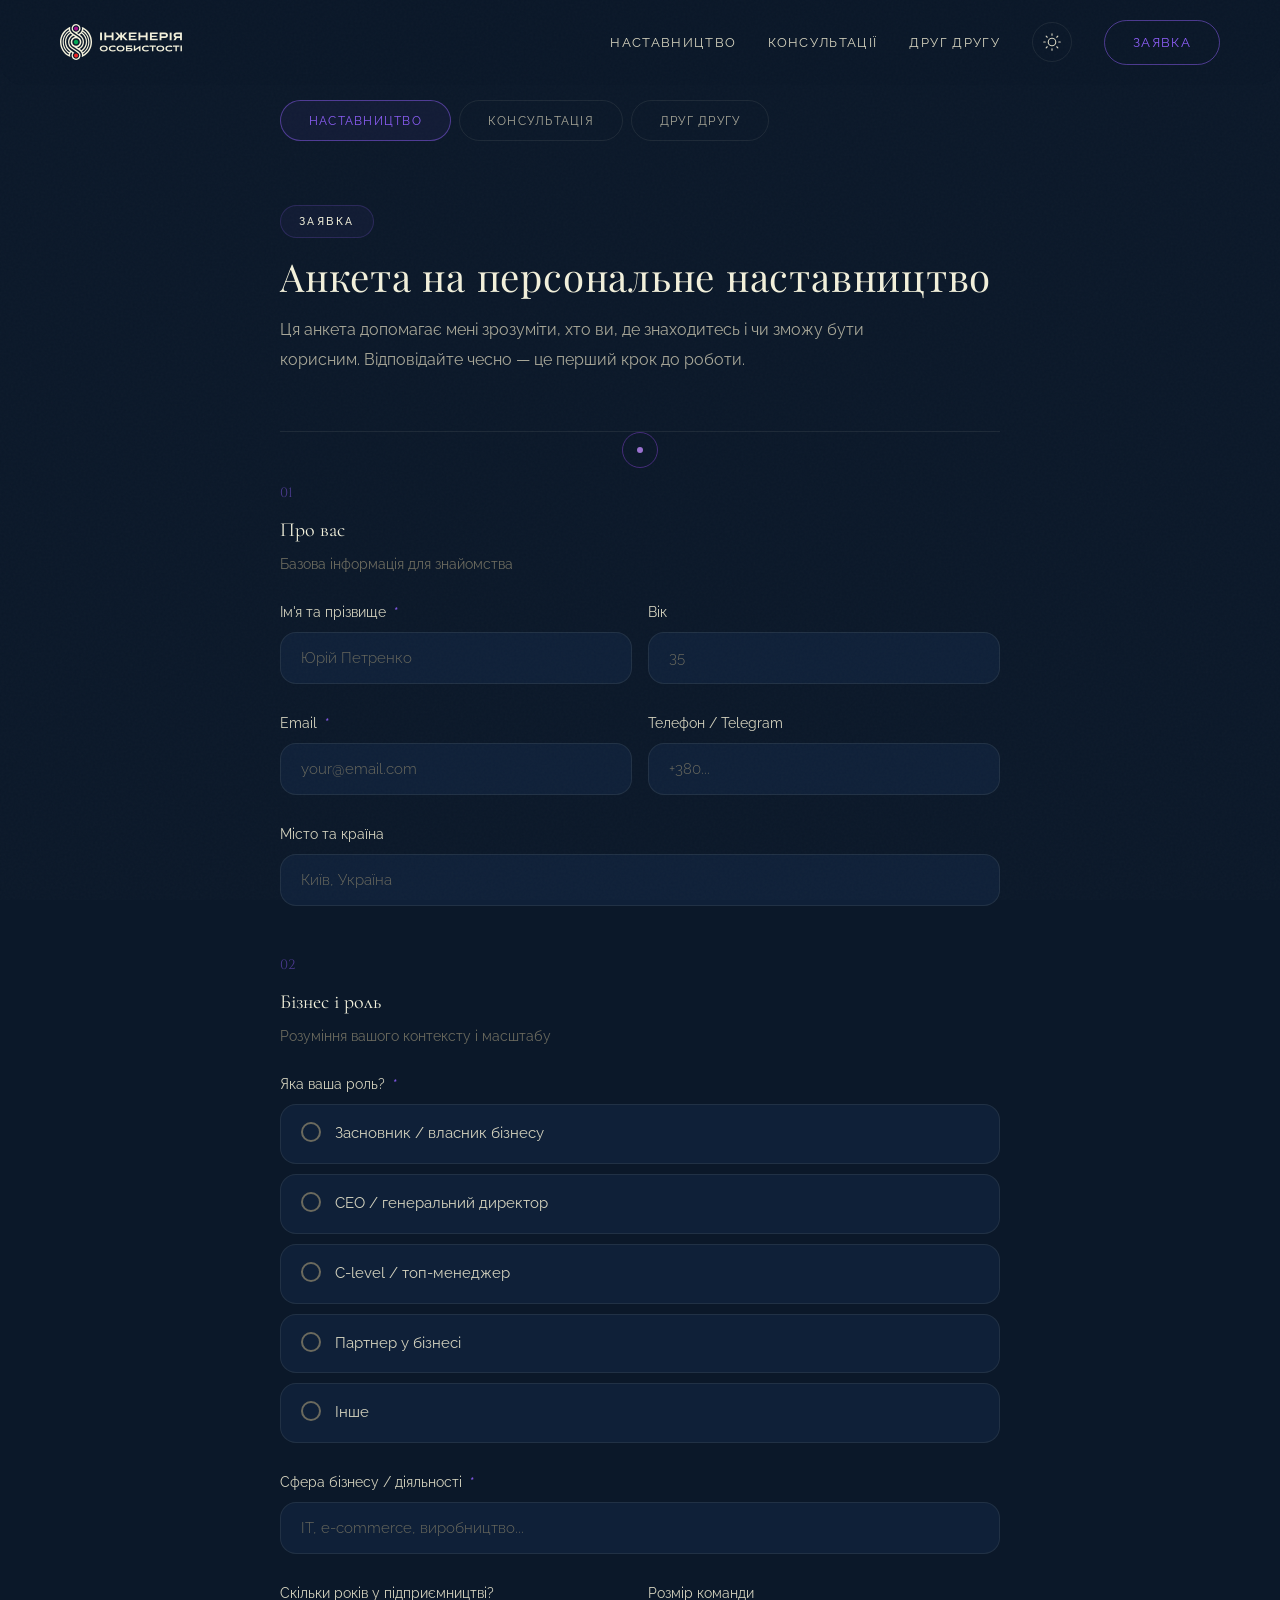
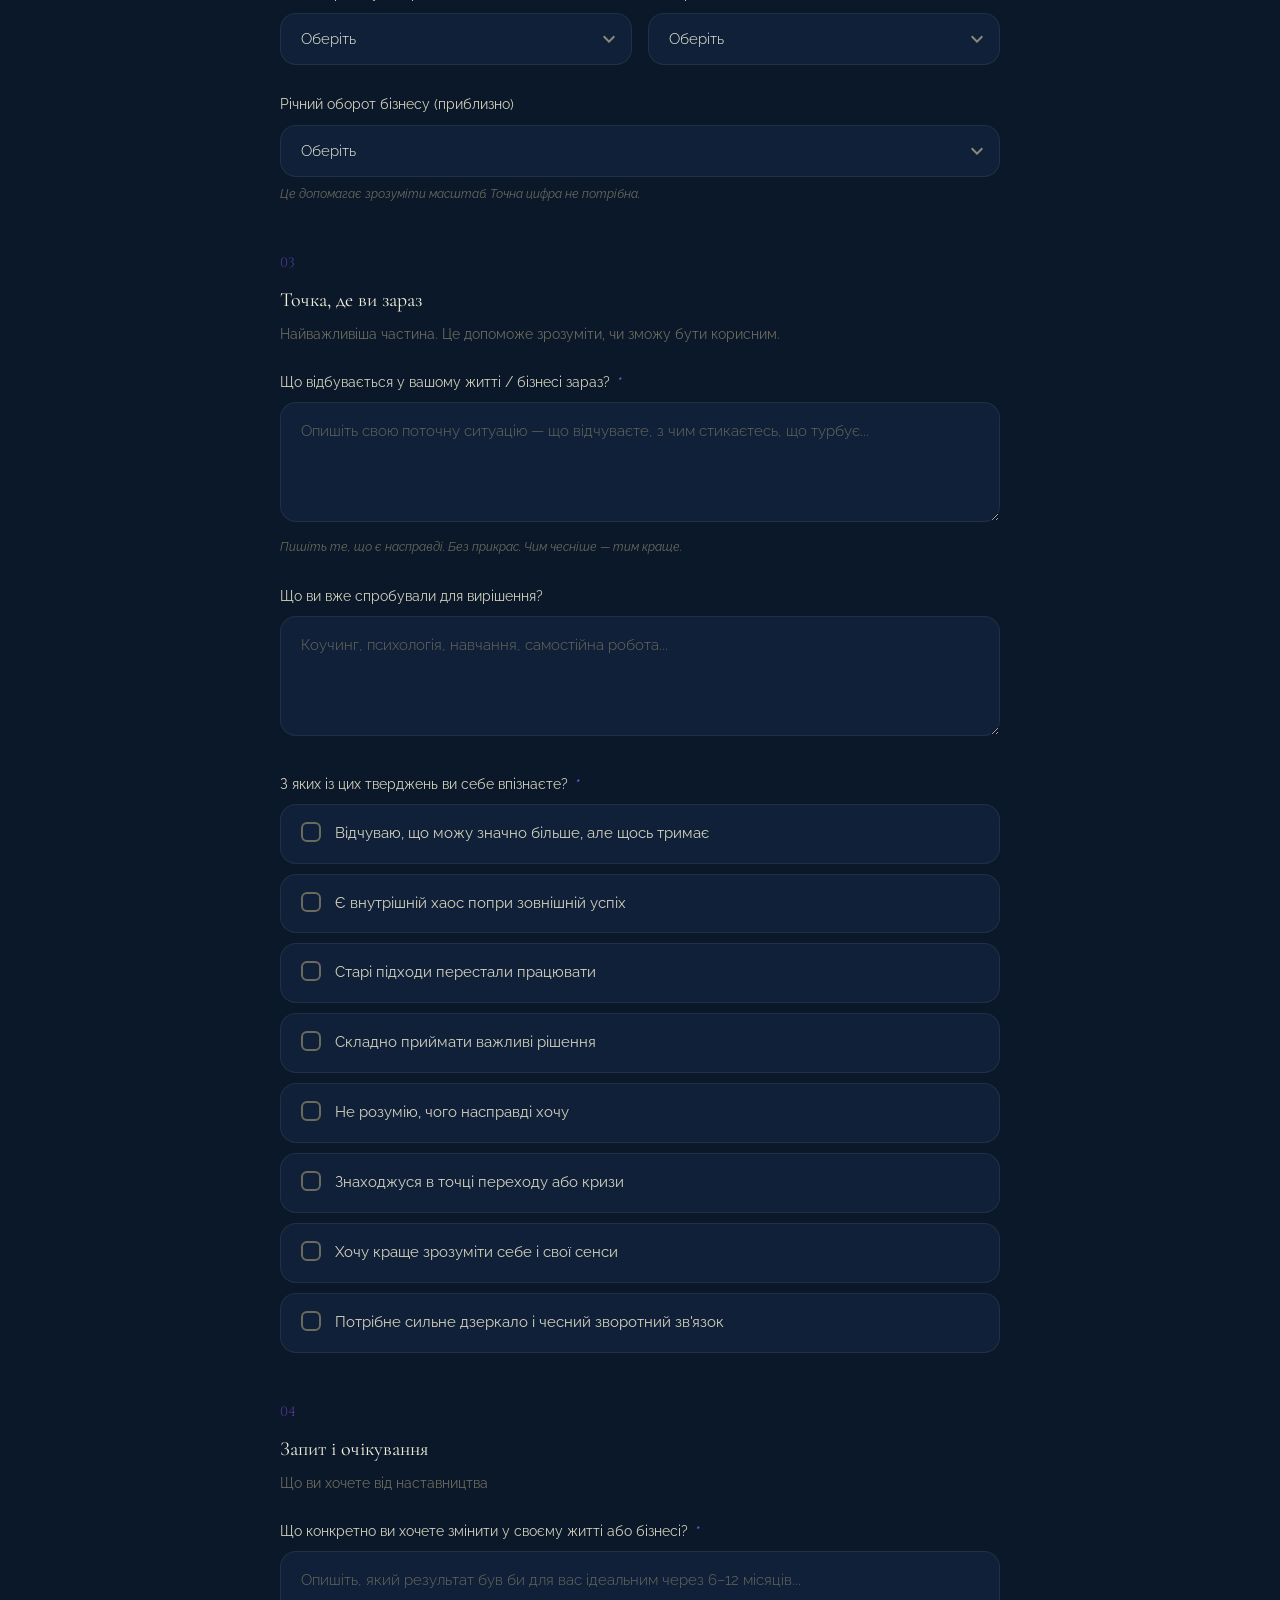
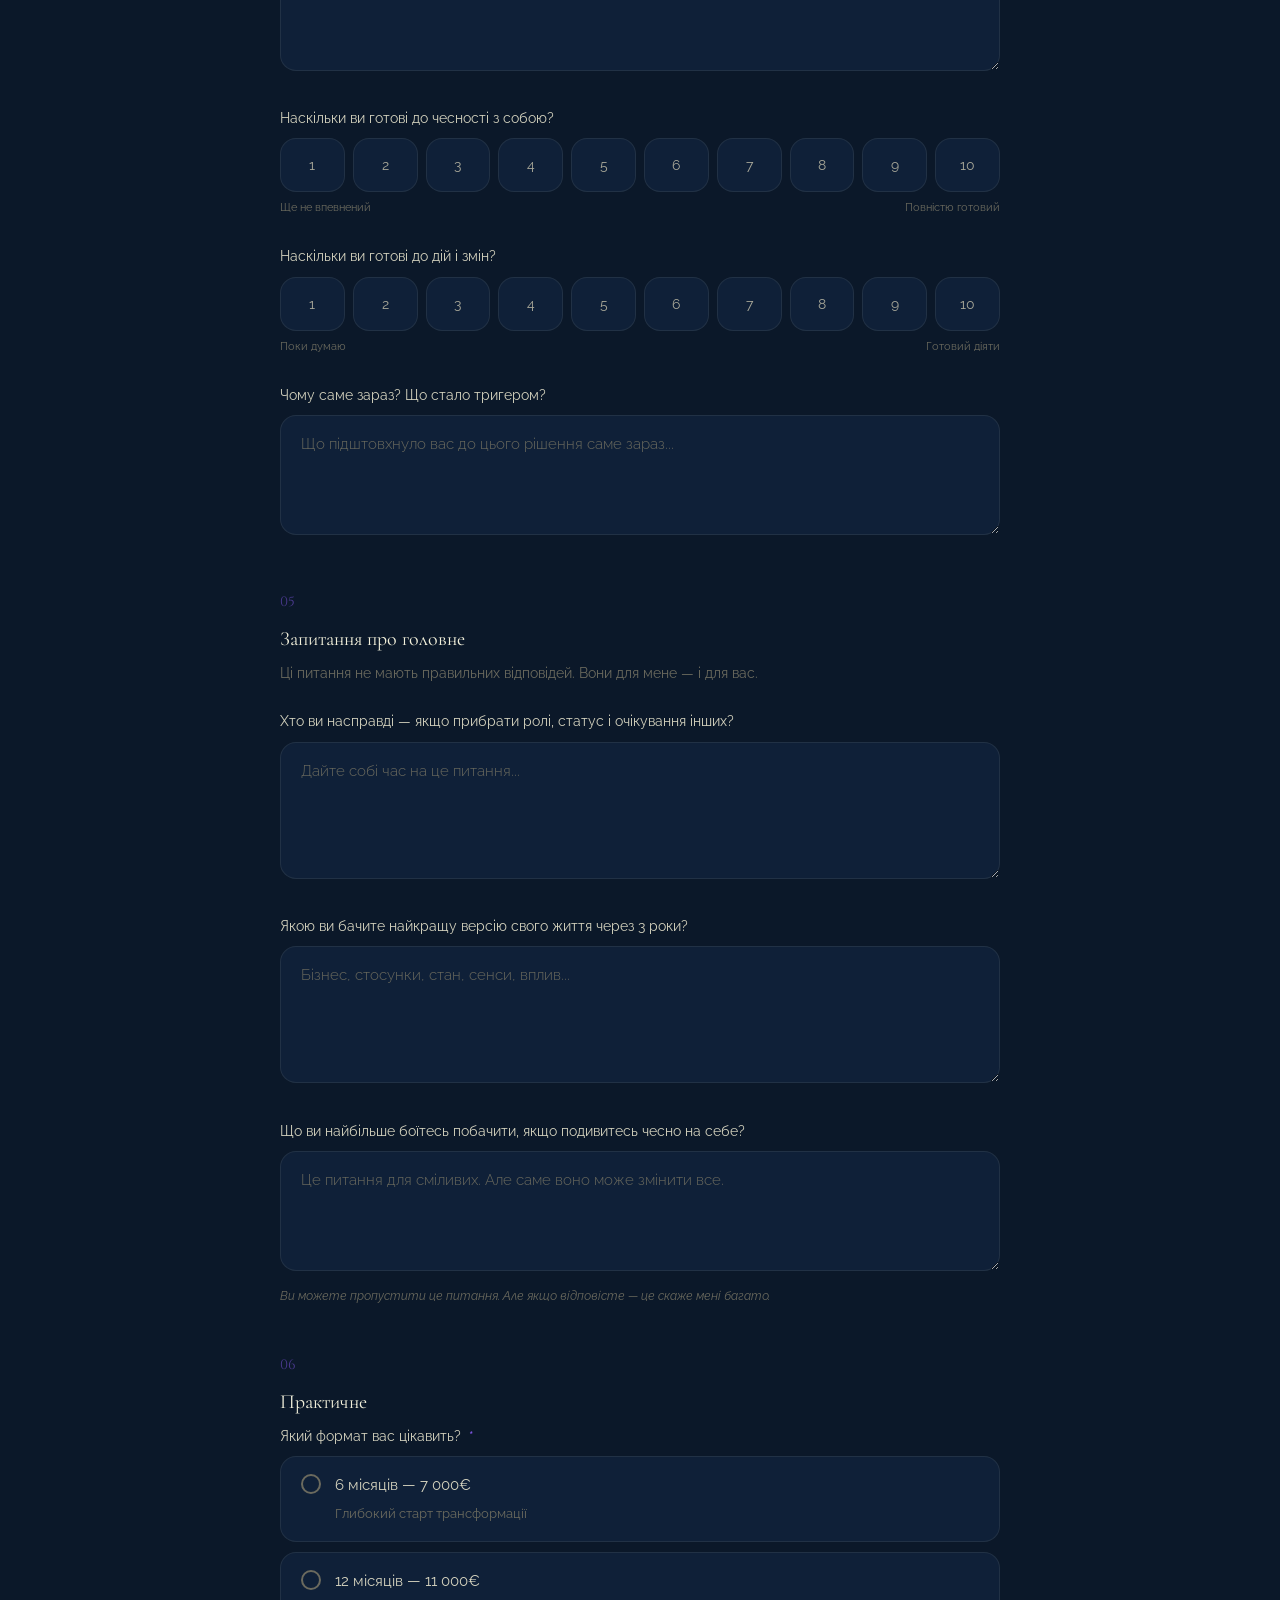
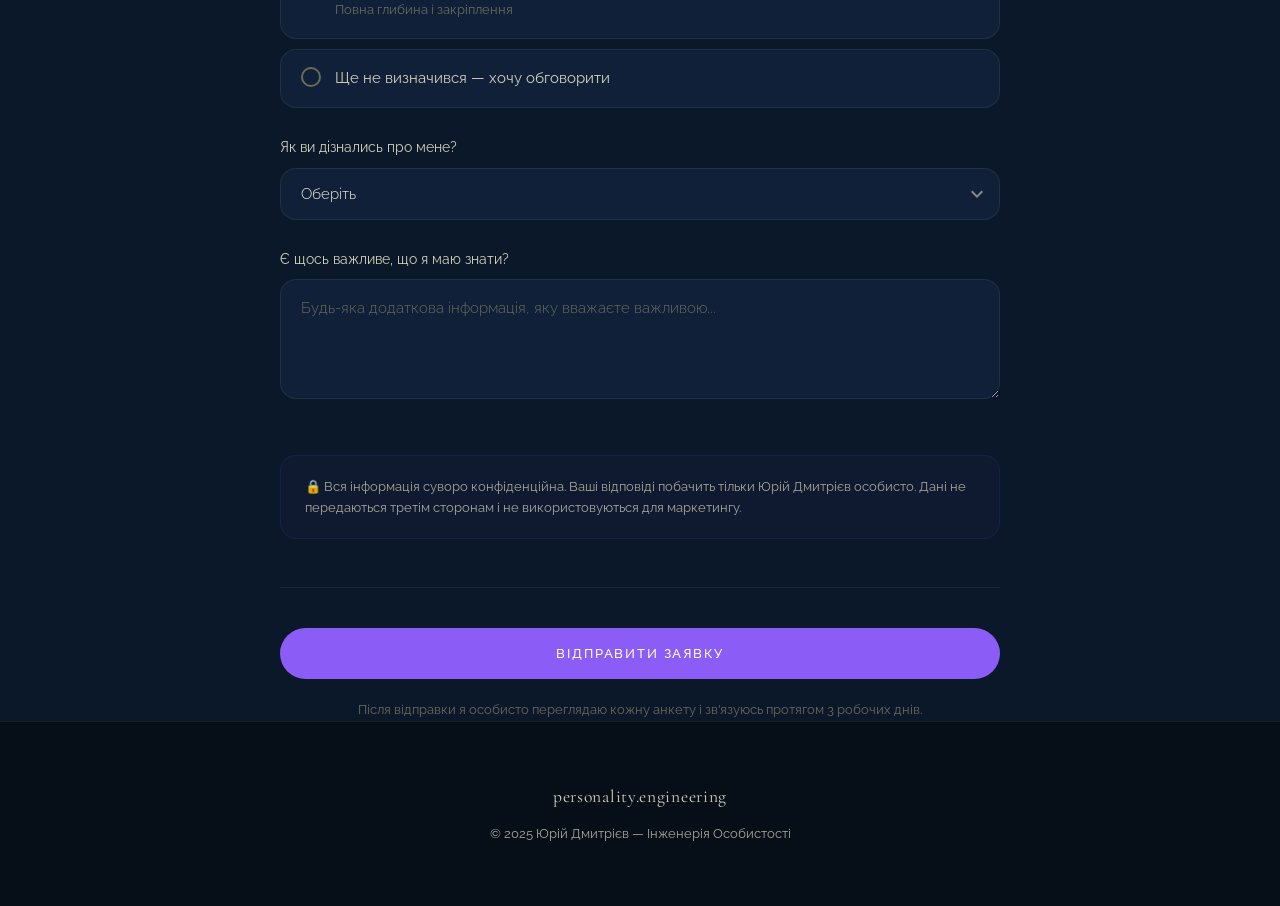
<file: ankety.html>
<!DOCTYPE html>
<html lang="uk">
<head>
<meta charset="UTF-8">
<meta name="viewport" content="width=device-width, initial-scale=1.0">
<title>Анкети — personality.engineering</title>
<link href="https://fonts.googleapis.com/css2?family=Cinzel:wght@400;500;600;700&family=Cormorant+Garamond:ital,wght@0,300;0,400;0,500;0,600;0,700;1,300;1,400&family=Raleway:wght@300;400;500;600;700&family=Playfair+Display:ital,wght@0,400;0,500;0,600;0,700;1,400;1,500&display=swap" rel="stylesheet">
<link rel="stylesheet" href="/assets/global.css?v=10">
<style>
/* ====== ANKETY PAGE-SPECIFIC ====== */
/* Override nav for ankety - always scrolled-style */
nav{background:rgba(11,24,41,.95);backdrop-filter:blur(24px);padding:20px 60px;border-radius:0 0 var(--radius-lg) var(--radius-lg)}
nav.scrolled{padding:20px 60px}

.container{max-width:800px;margin:0 auto;padding:0 40px}

/* TABS */
.tabs-wrap{padding:100px 0 0;position:relative}
.tabs{display:flex;gap:8px;margin-bottom:60px;overflow-x:auto;-ms-overflow-style:none;scrollbar-width:none;padding-bottom:4px}
.tabs::-webkit-scrollbar{display:none}
.tab{padding:12px 28px;border:1px solid var(--border);border-radius:var(--radius-pill);font-size:.78rem;font-weight:400;letter-spacing:.1em;text-transform:uppercase;color:var(--light-muted);cursor:pointer;transition:all .4s;white-space:nowrap;background:none;font-family:var(--sans)}
.tab:hover{border-color:var(--border-hover);color:var(--light)}
.tab.active{border-color:var(--accent-dim);color:var(--accent);background:rgba(139,92,246,.06)}

/* FORM PANELS */
.form-panel{display:none;animation:panelIn .5s ease}
.form-panel.active{display:block}
@keyframes panelIn{from{opacity:0;transform:translateY(20px)}to{opacity:1;transform:translateY(0)}}

/* FORM HEADER */
.form-header{margin-bottom:50px;position:relative;padding-bottom:40px;border-bottom:1px solid var(--border)}
.form-header .label{font-family:var(--sans);font-size:.7rem;font-weight:500;letter-spacing:.22em;text-transform:uppercase;display:inline-block;padding:6px 18px;border:1px solid;border-radius:var(--radius-pill);margin-bottom:20px}
.form-header h1{font-family:var(--display);font-size:clamp(1.8rem,3vw,2.6rem);font-weight:400;margin-bottom:12px}
.form-header p{color:var(--light-muted);font-size:1rem;max-width:600px}

/* PROGRESS */
.progress-bar{display:flex;gap:4px;margin-bottom:40px}
.progress-step{flex:1;height:3px;border-radius:3px;background:var(--border);transition:background .4s}
.progress-step.done{background:var(--accent)}
.progress-step.current{background:var(--accent-dim)}
.progress-label{font-size:.72rem;color:var(--light-faint);letter-spacing:.1em;margin-bottom:12px}

/* FORM SECTIONS */
.form-section{margin-bottom:48px}
.form-section-title{font-family:var(--serif);font-size:1.25rem;color:var(--light);margin-bottom:6px}
.form-section-desc{font-size:.88rem;color:var(--light-faint);margin-bottom:24px}
.form-section-num{font-family:var(--display);font-size:.85rem;color:var(--accent-dim);margin-bottom:8px}

/* FIELDS */
.field{margin-bottom:28px}
.field-label{display:block;font-size:.85rem;color:var(--light-dim);margin-bottom:8px;font-weight:400}
.field-label .req{color:var(--accent);margin-left:4px}
.field-hint{font-size:.78rem;color:var(--light-faint);font-style:italic;margin-top:6px}
input[type="text"],input[type="email"],input[type="tel"],input[type="url"],input[type="number"],select{width:100%;padding:16px 20px;background:var(--space-light);border:1px solid var(--border);border-radius:var(--radius);color:var(--light);font-family:var(--sans);font-size:.95rem;font-weight:300;transition:all .3s;outline:none;-webkit-appearance:none}
input:focus,select:focus,textarea:focus{border-color:var(--accent-dim);box-shadow:0 0 0 3px var(--accent-glow)}
input::placeholder,textarea::placeholder{color:var(--light-faint)}
select{cursor:pointer;background-image:url("data:image/svg+xml,%3Csvg xmlns='http://www.w3.org/2000/svg' width='12' height='8' viewBox='0 0 12 8'%3E%3Cpath fill='%238a897a' d='M1.41.59L6 5.17 10.59.59 12 2 6 8 0 2z'/%3E%3C/svg%3E");background-repeat:no-repeat;background-position:right 16px center;padding-right:40px}
select option{background:var(--space-light);color:var(--light)}
textarea{width:100%;padding:16px 20px;background:var(--space-light);border:1px solid var(--border);border-radius:var(--radius);color:var(--light);font-family:var(--sans);font-size:.95rem;font-weight:300;transition:all .3s;outline:none;resize:vertical;min-height:120px;line-height:1.7}

/* RADIO / CHECKBOX */
.option-group{display:grid;gap:10px}
.option-item{display:flex;align-items:flex-start;gap:14px;padding:16px 20px;background:var(--space-light);border:1px solid var(--border);border-radius:var(--radius);cursor:pointer;transition:all .3s}
.option-item:hover{border-color:var(--border-hover);background:var(--space-mid)}
.option-item.selected{border-color:var(--accent-dim);background:rgba(139,92,246,.06)}
.option-item input{display:none}
.option-dot{width:20px;height:20px;border-radius:50%;border:2px solid var(--light-faint);flex-shrink:0;margin-top:1px;transition:all .3s;position:relative}
.option-item.selected .option-dot{border-color:var(--accent);background:var(--accent)}
.option-item.selected .option-dot::after{content:'';position:absolute;inset:4px;border-radius:50%;background:#fff}
.option-check{width:20px;height:20px;border-radius:6px;border:2px solid var(--light-faint);flex-shrink:0;margin-top:1px;transition:all .3s;position:relative;display:flex;align-items:center;justify-content:center}
.option-item.selected .option-check{border-color:var(--accent);background:var(--accent)}
.option-item.selected .option-check::after{content:'¹3';color:#fff;font-size:.7rem}
.option-text{font-size:.95rem;color:var(--light-dim)}
.option-text small{display:block;font-size:.82rem;color:var(--light-faint);margin-top:4px}

/* SCALE */
.scale-row{display:flex;gap:8px;margin-top:8px}
.scale-btn{flex:1;padding:14px 8px;text-align:center;background:var(--space-light);border:1px solid var(--border);border-radius:var(--radius);cursor:pointer;transition:all .3s;font-family:var(--sans);font-size:.9rem;color:var(--light-muted)}
.scale-btn:hover{border-color:var(--border-hover);color:var(--light)}
.scale-btn.selected{border-color:var(--accent-dim);background:rgba(139,92,246,.08);color:var(--accent)}
.scale-labels{display:flex;justify-content:space-between;margin-top:6px}
.scale-labels span{font-size:.7rem;color:var(--light-faint)}

/* ROW */
.field-row{display:grid;grid-template-columns:1fr 1fr;gap:16px}
.form-divider{height:1px;background:linear-gradient(90deg,transparent,var(--border),transparent);margin:48px 0}

/* SUBMIT */
.form-submit{margin-top:48px;padding-top:40px;border-top:1px solid var(--border)}
.form-submit .btn{width:100%;text-align:center;padding:18px 48px;font-size:.82rem}
.btn-violet{background:#8B5CF6;color:#fff}.btn-violet:hover{background:#A78BFA;box-shadow:0 12px 50px rgba(139,92,246,.15)}
.btn-indigo{background:#6366F1;color:#fff}.btn-indigo:hover{background:#818CF8}
.btn-pink{background:#E879F9;color:var(--space)}.btn-pink:hover{background:#F0ABFC}
.btn-emerald{background:#34D399;color:var(--space)}.btn-emerald:hover{background:#6EE7B7}
.submit-note{text-align:center;margin-top:20px;font-size:.82rem;color:var(--light-faint)}

/* PRIVACY */
.privacy-note{margin-top:24px;padding:20px 24px;background:rgba(139,92,246,.04);border:1px solid rgba(139,92,246,.1);border-radius:var(--radius);font-size:.82rem;color:var(--light-muted);line-height:1.6}

/* CONFIRMATION */
.confirmation{text-align:center;padding:80px 40px;display:none}
.confirmation.show{display:block}
.conf-icon{font-size:3rem;margin-bottom:20px}
.conf-title{font-family:var(--display);font-size:1.8rem;color:var(--light);margin-bottom:12px}
.conf-text{font-family:var(--serif);font-size:1.1rem;font-style:italic;color:var(--light-muted);max-width:460px;margin:0 auto}

@media(max-width:768px){.container{padding:0 20px}nav{padding:16px 24px}.tabs{gap:6px}.tab{padding:10px 20px;font-size:.72rem}.field-row{grid-template-columns:1fr}.scale-row{flex-wrap:wrap}.scale-btn{min-width:calc(20% - 8px)}}
</style>
</head>
<body>

<nav id="mainNav">
<a href="/" class="nav-logo" aria-label="personality.engineering"><img src="/assets/img/logo-light.svg" alt="personality.engineering" class="logo-img logo-on-dark"><img src="/assets/img/logo-dark.svg" alt="personality.engineering" class="logo-img logo-on-light"></a>
<div class="nav-links" id="navLinks"><canvas id="menuParticles" style="position:absolute;inset:0;z-index:0;pointer-events:none"></canvas>
<a href="/nastavnytstvo.html">Наставництво</a>
<a href="/konsultatsii.html">Консультації</a>
<a href="/druh-druhu.html">Друг Другу</a>
<!-- <a href="/navchannya.html">Навчання</a> -->
<button class="theme-toggle" id="themeToggle" aria-label="Toggle theme"><svg class="theme-icon-sun" viewBox="0 0 24 24"><circle cx="12" cy="12" r="5"/><path d="M12 1v2M12 21v2M4.22 4.22l1.42 1.42M18.36 18.36l1.42 1.42M1 12h2M21 12h2M4.22 19.78l1.42-1.42M18.36 5.64l1.42-1.42" stroke-linecap="round"/></svg><svg class="theme-icon-moon" viewBox="0 0 24 24"><path d="M21 12.79A9 9 0 1 1 11.21 3 7 7 0 0 0 21 12.79z" stroke-linejoin="round"/></svg></button><a href="/ankety.html" class="nav-cta">Заявка</a>
</div>
<div class="nav-overlay" id="navOverlay"></div>
<button class="menu-toggle" id="menuToggle" aria-label="Menu"><span></span><span></span><span></span></button>
</nav>

<div class="container">
<div class="tabs-wrap">

<!-- TABS -->
<div class="tabs">
<button class="tab active" onclick="showPanel('mentorship')">Наставництво</button>
<button class="tab" onclick="showPanel('consultation')">Консультація</button>
<button class="tab" onclick="showPanel('druh')">Друг Другу</button>
<!-- course tab hidden until launch -->
</div>

<!-- ================================================================ -->
<!-- PANEL 1: НАСТАВНИЦТВО (найдетальніша анкета)                     -->
<!-- ================================================================ -->
<div class="form-panel active" id="panel-mentorship">

<div class="form-header">
<div class="label" style="color:var(--violet);border-color:rgba(139,92,246,.2);background:rgba(139,92,246,.05)">Заявка</div>
<h1>Анкета на персональне наставництво</h1>
<p>Ця анкета допомагає мені зрозуміти, хто ви, де знаходитесь і чи зможу бути корисним. Відповідайте чесно — це перший крок до роботи.</p>
</div>

<!-- Section 1: Про вас -->
<div class="form-section">
<div class="form-section-num">01</div>
<div class="form-section-title">Про вас</div>
<div class="form-section-desc">Базова інформація для знайомства</div>

<div class="field-row">
<div class="field">
<label class="field-label">Ім'я та прізвище <span class="req">*</span></label>
<input type="text" placeholder="Юрій Петренко">
</div>
<div class="field">
<label class="field-label">Вік</label>
<input type="number" placeholder="35">
</div>
</div>

<div class="field-row">
<div class="field">
<label class="field-label">Email <span class="req">*</span></label>
<input type="email" placeholder="your@email.com">
</div>
<div class="field">
<label class="field-label">Телефон / Telegram</label>
<input type="tel" placeholder="+380...">
</div>
</div>

<div class="field">
<label class="field-label">Місто та країна</label>
<input type="text" placeholder="Київ, Україна">
</div>
</div>

<!-- Section 2: Бізнес і роль -->
<div class="form-section">
<div class="form-section-num">02</div>
<div class="form-section-title">Бізнес і роль</div>
<div class="form-section-desc">Розуміння вашого контексту і масштабу</div>

<div class="field">
<label class="field-label">Яка ваша роль? <span class="req">*</span></label>
<div class="option-group">
<div class="option-item" onclick="selectRadio(this)"><input type="radio" name="role"><div class="option-dot"></div><div class="option-text">Засновник / власник бізнесу</div></div>
<div class="option-item" onclick="selectRadio(this)"><input type="radio" name="role"><div class="option-dot"></div><div class="option-text">CEO / генеральний директор</div></div>
<div class="option-item" onclick="selectRadio(this)"><input type="radio" name="role"><div class="option-dot"></div><div class="option-text">C-level / топ-менеджер</div></div>
<div class="option-item" onclick="selectRadio(this)"><input type="radio" name="role"><div class="option-dot"></div><div class="option-text">Партнер у бізнесі</div></div>
<div class="option-item" onclick="selectRadio(this)"><input type="radio" name="role"><div class="option-dot"></div><div class="option-text">Інше</div></div>
</div>
</div>

<div class="field">
<label class="field-label">Сфера бізнесу / діяльності <span class="req">*</span></label>
<input type="text" placeholder="IT, e-commerce, виробництво...">
</div>

<div class="field-row">
<div class="field">
<label class="field-label">Скільки років у підприємництві?</label>
<select>
<option value="">Оберіть</option>
<option>Менше 3 років</option>
<option>3–5 років</option>
<option>5–10 років</option>
<option>10–20 років</option>
<option>20+ років</option>
</select>
</div>
<div class="field">
<label class="field-label">Розмір команди</label>
<select>
<option value="">Оберіть</option>
<option>Solo</option>
<option>2–10 людей</option>
<option>10–50 людей</option>
<option>50–200 людей</option>
<option>200+ людей</option>
</select>
</div>
</div>

<div class="field">
<label class="field-label">Річний оборот бізнесу (приблизно)</label>
<select>
<option value="">Оберіть</option>
<option>До 100K €</option>
<option>100K – 500K €</option>
<option>500K – 1M €</option>
<option>1M – 5M €</option>
<option>5M+ €</option>
<option>Не хочу вказувати</option>
</select>
<div class="field-hint">Це допомагає зрозуміти масштаб. Точна цифра не потрібна.</div>
</div>
</div>

<!-- Section 3: Точка, де ви зараз -->
<div class="form-section">
<div class="form-section-num">03</div>
<div class="form-section-title">Точка, де ви зараз</div>
<div class="form-section-desc">Найважливіша частина. Це допоможе зрозуміти, чи зможу бути корисним.</div>

<div class="field">
<label class="field-label">Що відбувається у вашому житті / бізнесі зараз? <span class="req">*</span></label>
<textarea placeholder="Опишіть свою поточну ситуацію — що відчуваєте, з чим стикаєтесь, що турбує..."></textarea>
<div class="field-hint">Пишіть те, що є насправді. Без прикрас. Чим чесніше — тим краще.</div>
</div>

<div class="field">
<label class="field-label">Що ви вже спробували для вирішення?</label>
<textarea placeholder="Коучинг, психологія, навчання, самостійна робота..." rows="3"></textarea>
</div>

<div class="field">
<label class="field-label">З яких із цих тверджень ви себе впізнаєте? <span class="req">*</span></label>
<div class="option-group">
<div class="option-item" onclick="toggleCheck(this)"><input type="checkbox"><div class="option-check"></div><div class="option-text">Відчуваю, що можу значно більше, але щось тримає</div></div>
<div class="option-item" onclick="toggleCheck(this)"><input type="checkbox"><div class="option-check"></div><div class="option-text">Є внутрішній хаос попри зовнішній успіх</div></div>
<div class="option-item" onclick="toggleCheck(this)"><input type="checkbox"><div class="option-check"></div><div class="option-text">Старі підходи перестали працювати</div></div>
<div class="option-item" onclick="toggleCheck(this)"><input type="checkbox"><div class="option-check"></div><div class="option-text">Складно приймати важливі рішення</div></div>
<div class="option-item" onclick="toggleCheck(this)"><input type="checkbox"><div class="option-check"></div><div class="option-text">Не розумію, чого насправді хочу</div></div>
<div class="option-item" onclick="toggleCheck(this)"><input type="checkbox"><div class="option-check"></div><div class="option-text">Знаходжуся в точці переходу або кризи</div></div>
<div class="option-item" onclick="toggleCheck(this)"><input type="checkbox"><div class="option-check"></div><div class="option-text">Хочу краще зрозуміти себе і свої сенси</div></div>
<div class="option-item" onclick="toggleCheck(this)"><input type="checkbox"><div class="option-check"></div><div class="option-text">Потрібне сильне дзеркало і чесний зворотний зв'язок</div></div>
</div>
</div>
</div>

<!-- Section 4: Запит і очікування -->
<div class="form-section">
<div class="form-section-num">04</div>
<div class="form-section-title">Запит і очікування</div>
<div class="form-section-desc">Що ви хочете від наставництва</div>

<div class="field">
<label class="field-label">Що конкретно ви хочете змінити у своєму житті або бізнесі? <span class="req">*</span></label>
<textarea placeholder="Опишіть, який результат був би для вас ідеальним через 6–12 місяців..."></textarea>
</div>

<div class="field">
<label class="field-label">Наскільки ви готові до чесності з собою?</label>
<div class="scale-row">
<div class="scale-btn" onclick="selectScale(this)">1</div>
<div class="scale-btn" onclick="selectScale(this)">2</div>
<div class="scale-btn" onclick="selectScale(this)">3</div>
<div class="scale-btn" onclick="selectScale(this)">4</div>
<div class="scale-btn" onclick="selectScale(this)">5</div>
<div class="scale-btn" onclick="selectScale(this)">6</div>
<div class="scale-btn" onclick="selectScale(this)">7</div>
<div class="scale-btn" onclick="selectScale(this)">8</div>
<div class="scale-btn" onclick="selectScale(this)">9</div>
<div class="scale-btn" onclick="selectScale(this)">10</div>
</div>
<div class="scale-labels"><span>Ще не впевнений</span><span>Повністю готовий</span></div>
</div>

<div class="field">
<label class="field-label">Наскільки ви готові до дій і змін?</label>
<div class="scale-row">
<div class="scale-btn" onclick="selectScale(this)">1</div>
<div class="scale-btn" onclick="selectScale(this)">2</div>
<div class="scale-btn" onclick="selectScale(this)">3</div>
<div class="scale-btn" onclick="selectScale(this)">4</div>
<div class="scale-btn" onclick="selectScale(this)">5</div>
<div class="scale-btn" onclick="selectScale(this)">6</div>
<div class="scale-btn" onclick="selectScale(this)">7</div>
<div class="scale-btn" onclick="selectScale(this)">8</div>
<div class="scale-btn" onclick="selectScale(this)">9</div>
<div class="scale-btn" onclick="selectScale(this)">10</div>
</div>
<div class="scale-labels"><span>Поки думаю</span><span>Готовий діяти</span></div>
</div>

<div class="field">
<label class="field-label">Чому саме зараз? Що стало тригером?</label>
<textarea placeholder="Що підштовхнуло вас до цього рішення саме зараз..." rows="3"></textarea>
</div>
</div>

<!-- Section 5: Глибокі питання -->
<div class="form-section">
<div class="form-section-num">05</div>
<div class="form-section-title">Запитання про головне</div>
<div class="form-section-desc">Ці питання не мають правильних відповідей. Вони для мене — і для вас.</div>

<div class="field">
<label class="field-label">Хто ви насправді — якщо прибрати ролі, статус і очікування інших?</label>
<textarea placeholder="Дайте собі час на це питання..." rows="4"></textarea>
</div>

<div class="field">
<label class="field-label">Якою ви бачите найкращу версію свого життя через 3 роки?</label>
<textarea placeholder="Бізнес, стосунки, стан, сенси, вплив..." rows="4"></textarea>
</div>

<div class="field">
<label class="field-label">Що ви найбільше боїтесь побачити, якщо подивитесь чесно на себе?</label>
<textarea placeholder="Це питання для сміливих. Але саме воно може змінити все." rows="3"></textarea>
<div class="field-hint">Ви можете пропустити це питання. Але якщо відповісте — це скаже мені багато.</div>
</div>
</div>

<!-- Section 6: Практичне -->
<div class="form-section">
<div class="form-section-num">06</div>
<div class="form-section-title">Практичне</div>

<div class="field">
<label class="field-label">Який формат вас цікавить? <span class="req">*</span></label>
<div class="option-group">
<div class="option-item" onclick="selectRadio(this)"><input type="radio" name="format"><div class="option-dot"></div><div class="option-text">6 місяців — 7 000€<small>Глибокий старт трансформації</small></div></div>
<div class="option-item" onclick="selectRadio(this)"><input type="radio" name="format"><div class="option-dot"></div><div class="option-text">12 місяців — 11 000€<small>Повна глибина і закріплення</small></div></div>
<div class="option-item" onclick="selectRadio(this)"><input type="radio" name="format"><div class="option-dot"></div><div class="option-text">Ще не визначився — хочу обговорити</div></div>
</div>
</div>

<div class="field">
<label class="field-label">Як ви дізнались про мене?</label>
<select>
<option value="">Оберіть</option>
<option>Рекомендація знайомого</option>
<option>Instagram / соцмережі</option>
<option>Сайт / пошук</option>
<option>YBC / Board</option>
<option>Подкаст / інтерв'ю</option>
<option>Інше</option>
</select>
</div>

<div class="field">
<label class="field-label">Є щось важливе, що я маю знати?</label>
<textarea placeholder="Будь-яка додаткова інформація, яку вважаєте важливою..." rows="3"></textarea>
</div>
</div>

<div class="privacy-note">
🔒 Вся інформація суворо конфіденційна. Ваші відповіді побачить тільки Юрій Дмитрієв особисто. Дані не передаються третім сторонам і не використовуються для маркетингу.
</div>

<div class="form-submit">
<button class="btn btn-violet" onclick="submitForm('mentorship')">Відправити заявку</button>
<div class="submit-note">Після відправки я особисто переглядаю кожну анкету і зв'язуюсь протягом 3 робочих днів.</div>
</div>
</div>

<!-- ================================================================ -->
<!-- PANEL 2: КОНСУЛЬТАЦІЯ                                            -->
<!-- ================================================================ -->
<div class="form-panel" id="panel-consultation">

<div class="form-header">
<div class="label" style="color:var(--indigo-bright);border-color:rgba(99,102,241,.2);background:rgba(99,102,241,.05)">Запис</div>
<h1>Запис на разову консультацію</h1>
<p>Коротка анкета, щоб я міг підготуватися до нашої зустрічі і використати час максимально ефективно.</p>
</div>

<div class="field-row">
<div class="field"><label class="field-label">Ім'я <span class="req">*</span></label><input type="text" placeholder="Ваше ім'я"></div>
<div class="field"><label class="field-label">Email <span class="req">*</span></label><input type="email" placeholder="your@email.com"></div>
</div>

<div class="field-row">
<div class="field"><label class="field-label">Телефон / Telegram</label><input type="tel" placeholder="+380..."></div>
<div class="field"><label class="field-label">Роль</label><input type="text" placeholder="CEO, засновник..."></div>
</div>

<div class="field">
<label class="field-label">Сфера бізнесу</label>
<input type="text" placeholder="IT, retail, послуги...">
</div>

<div class="form-divider"></div>

<div class="field">
<label class="field-label">Що відбувається зараз? З яким запитом хочете прийти? <span class="req">*</span></label>
<textarea placeholder="Опишіть ситуацію і що хочете отримати від нашої розмови..." rows="5"></textarea>
<div class="field-hint">Чим конкретніше — тим ефективніше буде наша зустріч.</div>
</div>

<div class="field">
<label class="field-label">Який результат був би для вас ідеальним після консультації?</label>
<textarea placeholder="Ясність у конкретному питанні, рішення, новий погляд..." rows="3"></textarea>
</div>

<div class="field">
<label class="field-label">Чи є терміновість? <span class="req">*</span></label>
<div class="option-group">
<div class="option-item" onclick="selectRadio(this)"><input type="radio" name="urgency"><div class="option-dot"></div><div class="option-text">Так, потрібно найближчим часом<small>Протягом 1–3 днів</small></div></div>
<div class="option-item" onclick="selectRadio(this)"><input type="radio" name="urgency"><div class="option-dot"></div><div class="option-text">Цей тиждень</div></div>
<div class="option-item" onclick="selectRadio(this)"><input type="radio" name="urgency"><div class="option-dot"></div><div class="option-text">Не терміново — готовий чекати зручний час</div></div>
</div>
</div>

<div class="field">
<label class="field-label">Зручний час для зустрічі</label>
<div class="option-group">
<div class="option-item" onclick="toggleCheck(this)"><input type="checkbox"><div class="option-check"></div><div class="option-text">Ранок (9:00–12:00)</div></div>
<div class="option-item" onclick="toggleCheck(this)"><input type="checkbox"><div class="option-check"></div><div class="option-text">День (12:00–17:00)</div></div>
<div class="option-item" onclick="toggleCheck(this)"><input type="checkbox"><div class="option-check"></div><div class="option-text">Вечір (17:00–20:00)</div></div>
</div>
</div>

<div class="privacy-note">🔒 Конфіденційність гарантована. Вартість: 800€. Оплата після підтвердження дати.</div>

<div class="form-submit">
<button class="btn btn-indigo" onclick="submitForm('consultation')">Записатися</button>
<div class="submit-note">Зв'яжусь протягом 24 годин для узгодження дати і часу.</div>
</div>
</div>

<!-- ================================================================ -->
<!-- PANEL 3: ДРУГ ДРУГУ                                              -->
<!-- ================================================================ -->
<div class="form-panel" id="panel-druh">

<div class="form-header">
<div class="label" style="color:var(--pink);border-color:rgba(232,121,249,.2);background:rgba(232,121,249,.05)">Заявка</div>
<h1>Заявка на «Друг Другу»</h1>
<p>Я формую кожну групу особисто. Ця анкета допоможе зрозуміти, чи є match між вами і середовищем.</p>
</div>

<div class="field-row">
<div class="field"><label class="field-label">Ім'я та прізвище <span class="req">*</span></label><input type="text" placeholder="Юрій Петренко"></div>
<div class="field"><label class="field-label">Email <span class="req">*</span></label><input type="email" placeholder="your@email.com"></div>
</div>

<div class="field-row">
<div class="field"><label class="field-label">Телефон / Telegram</label><input type="tel" placeholder="+380..."></div>
<div class="field"><label class="field-label">Місто</label><input type="text" placeholder="Київ, Україна"></div>
</div>

<div class="field-row">
<div class="field"><label class="field-label">Роль <span class="req">*</span></label><input type="text" placeholder="Засновник, CEO..."></div>
<div class="field"><label class="field-label">Сфера бізнесу <span class="req">*</span></label><input type="text" placeholder="IT, виробництво..."></div>
</div>

<div class="field-row">
<div class="field"><label class="field-label">Років у підприємництві</label><select><option value="">Оберіть</option><option>3–5</option><option>5–10</option><option>10–20</option><option>20+</option></select></div>
<div class="field"><label class="field-label">Розмір команди</label><select><option value="">Оберіть</option><option>2–10</option><option>10–50</option><option>50–200</option><option>200+</option></select></div>
</div>

<div class="form-divider"></div>

<div class="field">
<label class="field-label">Чому вам цікавий цей формат? <span class="req">*</span></label>
<textarea placeholder="Що привернуло увагу і чого очікуєте від групи..." rows="4"></textarea>
</div>

<div class="field">
<label class="field-label">Що ви можете дати іншим учасникам?</label>
<textarea placeholder="Ваш досвід, експертиза, погляд, які можуть бути цінними для кола..." rows="3"></textarea>
<div class="field-hint">Це не тест. Це допомагає мені формувати збалансовану групу.</div>
</div>

<div class="field">
<label class="field-label">Які ваші цінності в роботі і житті?</label>
<textarea placeholder="Що для вас важливо? Чим ви керуєтесь у прийнятті рішень?" rows="3"></textarea>
</div>

<div class="field">
<label class="field-label">Що для вас означає чесність у колі? <span class="req">*</span></label>
<div class="option-group">
<div class="option-item" onclick="selectRadio(this)"><input type="radio" name="honesty"><div class="option-dot"></div><div class="option-text">Готовий говорити і чути правду, навіть якщо вона некомфортна</div></div>
<div class="option-item" onclick="selectRadio(this)"><input type="radio" name="honesty"><div class="option-dot"></div><div class="option-text">Готовий, але це для мене нове — потрібен час</div></div>
<div class="option-item" onclick="selectRadio(this)"><input type="radio" name="honesty"><div class="option-dot"></div><div class="option-text">Чесність важлива, але маю межі</div></div>
</div>
</div>

<div class="field">
<label class="field-label">Чи є у вас досвід участі в групах, mastermind або подібних форматах?</label>
<textarea placeholder="Якщо так — що працювало, що ні?" rows="3"></textarea>
</div>

<div class="privacy-note">🔒 Конфіденційність. Інвестиція: 2 400€ за 6 місяців (400€/міс, оплата наперед).</div>

<div class="form-submit">
<button class="btn btn-pink" onclick="submitForm('druh')">Подати заявку</button>
<div class="submit-note">Після перегляду анкети я запрошу вас на коротку знайомчу зустріч.</div>
</div>
</div>

<!-- ================================================================ -->
<!-- PANEL 4: НАВЧАННЯ                                                -->
<!-- ================================================================ -->
<div class="form-panel" id="panel-course">

<div class="form-header">
<div class="label" style="color:var(--emerald);border-color:rgba(52,211,153,.2);background:rgba(52,211,153,.05)">Інтерес</div>
<h1>Дізнатися більше про навчання</h1>
<p>Залиште контакт і я повідомлю про старт курсів та ранній доступ.</p>
</div>

<div class="field-row">
<div class="field"><label class="field-label">Ім'я <span class="req">*</span></label><input type="text" placeholder="Ваше ім'я"></div>
<div class="field"><label class="field-label">Email <span class="req">*</span></label><input type="email" placeholder="your@email.com"></div>
</div>

<div class="field">
<label class="field-label">Який курс вас цікавить? <span class="req">*</span></label>
<div class="option-group">
<div class="option-item" onclick="toggleCheck(this)"><input type="checkbox"><div class="option-check"></div><div class="option-text">«Стан» — повернення до себе через стан<small>Для тих, хто втомився триматися і хоче відчути життя</small></div></div>
<div class="option-item" onclick="toggleCheck(this)"><input type="checkbox"><div class="option-check"></div><div class="option-text">«Життя Мрії» — створення карти свого життя<small>Для тих, хто хоче зрозуміти, чого насправді хоче</small></div></div>
<div class="option-item" onclick="toggleCheck(this)"><input type="checkbox"><div class="option-check"></div><div class="option-text">«365 днів щастя» — система щоденного розвитку<small>Для тих, хто хоче зробити щастя звичкою</small></div></div>
<div class="option-item" onclick="toggleCheck(this)"><input type="checkbox"><div class="option-check"></div><div class="option-text">Цікавлять всі — хочу дізнатися більше</div></div>
</div>
</div>

<div class="field">
<label class="field-label">Що зараз для вас найактуальніше?</label>
<div class="option-group">
<div class="option-item" onclick="selectRadio(this)"><input type="radio" name="need"><div class="option-dot"></div><div class="option-text">Багато напруги і втоми — хочу спокою</div></div>
<div class="option-item" onclick="selectRadio(this)"><input type="radio" name="need"><div class="option-dot"></div><div class="option-text">Не розумію, чого хочу — потрібна ясність</div></div>
<div class="option-item" onclick="selectRadio(this)"><input type="radio" name="need"><div class="option-dot"></div><div class="option-text">Хочу більше радості і легкості</div></div>
<div class="option-item" onclick="selectRadio(this)"><input type="radio" name="need"><div class="option-dot"></div><div class="option-text">Хочу почати працювати з собою системно</div></div>
</div>
</div>

<div class="privacy-note">🔒 Email використовується тільки для повідомлень про курси. Без спаму.</div>

<div class="form-submit">
<button class="btn btn-emerald" onclick="submitForm('course')">Залишити заявку</button>
<div class="submit-note">Повідомлю про старт і дам ранній доступ.</div>
</div>
</div>

<!-- CONFIRMATION -->
<div class="confirmation" id="confirmation">
<div class="conf-icon">✨</div>
<div class="conf-title">Заявку відправлено</div>
<div class="conf-text">Дякую за вашу чесність і довіру. Я особисто переглядаю кожну анкету і зв'яжусь з вами найближчим часом.</div>
<div style="margin-top:32px"><a href="/" class="btn btn-violet" style="width:auto;padding:14px 36px">На головну</a></div>
</div>

</div></div>

<footer>
<div class="footer-brand">personality.engineering</div>
<p class="footer-copy">&copy; 2025 Юрій Дмитрієв — Інженерія Особистості</p>
</footer>

<script>
function showPanel(id) {
  document.querySelectorAll('.form-panel').forEach(p => p.classList.remove('active'));
  document.querySelectorAll('.tab').forEach(t => t.classList.remove('active'));
  const panel = document.getElementById('panel-' + id);
  if (panel) panel.classList.add('active');
  const ev = (typeof event !== 'undefined') ? event : null;
  if (ev && ev.target && ev.target.classList && ev.target.classList.contains('tab')) {
    ev.target.classList.add('active');
  } else {
    const tab = Array.from(document.querySelectorAll('.tab')).find(t =>
      (t.getAttribute('onclick') || '').indexOf("'" + id + "'") !== -1
    );
    if (tab) tab.classList.add('active');
  }
  const conf = document.getElementById('confirmation');
  if (conf) conf.style.display = 'none';
  window.scrollTo({ top: 0, behavior: 'smooth' });
  if (history.replaceState) history.replaceState(null, '', '#' + id);
}

// Open form from URL hash on load
window.addEventListener('DOMContentLoaded', function() {
  const hash = (location.hash || '').replace('#', '');
  if (['mentorship','consultation','druh','course'].indexOf(hash) !== -1) {
    showPanel(hash);
  }
});

function selectRadio(el) {
  const group = el.closest('.option-group');
  group.querySelectorAll('.option-item').forEach(i => i.classList.remove('selected'));
  el.classList.add('selected');
}

function toggleCheck(el) {
  el.classList.toggle('selected');
}

function selectScale(el) {
  el.parentElement.querySelectorAll('.scale-btn').forEach(b => b.classList.remove('selected'));
  el.classList.add('selected');
}

const FORM_TITLES = {
  mentorship: 'Заявка: Персональне наставництво',
  consultation: 'Заявка: Разова консультація',
  druh: 'Заявка: Друг Другу',
  course: 'Заявка: Навчання'
};

function collectFormData(type) {
  const panel = document.getElementById('panel-' + type);
  if (!panel) return null;

  const data = {
    _subject: FORM_TITLES[type] || ('Заявка: ' + type),
    _captcha: 'false',
    _template: 'table',
    'Тип заявки': FORM_TITLES[type]
  };

  let userEmail = '';
  let userName = '';

  // Iterate ALL .field within the panel (some are outside form-sections)
  panel.querySelectorAll('.field').forEach(field => {
    const labelEl = field.querySelector('.field-label');
    if (!labelEl) return;
    const label = labelEl.textContent.replace('*', '').trim();

    // Find section context (if any)
    const section = field.closest('.form-section');
    const sectionTitle = section?.querySelector('.form-section-title')?.textContent.trim() || '';
    const key = sectionTitle ? sectionTitle + ' / ' + label : label;

    // Text/email/tel/number/url inputs and selects
    const input = field.querySelector('input[type="text"], input[type="email"], input[type="tel"], input[type="number"], input[type="url"], select');
    if (input && input.value.trim()) {
      data[key] = input.value.trim();
      const lowerLabel = label.toLowerCase();
      if (input.type === 'email') userEmail = input.value.trim();
      if (lowerLabel.indexOf("ім'я") !== -1 || lowerLabel.indexOf('имя') !== -1 || lowerLabel.indexOf('name') !== -1) userName = input.value.trim();
      return;
    }

    // Textareas
    const textarea = field.querySelector('textarea');
    if (textarea && textarea.value.trim()) {
      data[key] = textarea.value.trim();
      return;
    }

    // Radio / Checkbox group (single or multi)
    const radioGroup = field.querySelector('.option-group');
    if (radioGroup) {
      const isCheckbox = !!radioGroup.querySelector('input[type="checkbox"]');
      const selected = Array.from(radioGroup.querySelectorAll('.option-item.selected'))
        .map(el => el.querySelector('.option-text')?.textContent.trim())
        .filter(Boolean);
      if (selected.length) {
        data[key] = isCheckbox ? selected.join(', ') : selected[0];
      }
      return;
    }

    // Scale (1-5 / 1-10)
    const scale = field.querySelector('.scale-row, .scale-buttons');
    if (scale) {
      const sel = scale.querySelector('.scale-btn.selected');
      if (sel) data[key] = sel.textContent.trim();
      return;
    }
  });

  if (userEmail) data._replyto = userEmail;
  data.__hasName = !!userName;
  data.__hasEmail = !!userEmail;

  return data;
}

async function submitForm(type) {
  const btn = event.target;
  const originalText = btn.textContent;
  const data = collectFormData(type);

  if (!data) {
    alert('Помилка: форма не знайдена');
    return;
  }

  // Basic validation: email + name required
  const hasName = data.__hasName;
  const hasEmail = data.__hasEmail;
  delete data.__hasName;
  delete data.__hasEmail;
  if (!hasName) {
    alert("Будь ласка, заповніть поле «Ім'я».");
    return;
  }
  if (!hasEmail) {
    alert("Будь ласка, заповніть поле «Email».");
    return;
  }

  btn.disabled = true;
  btn.textContent = 'Відправляється...';
  btn.style.opacity = '.7';

  try {
    const res = await fetch('https://formsubmit.co/ajax/dmitrievcomp@gmail.com', {
      method: 'POST',
      headers: { 'Content-Type': 'application/json', 'Accept': 'application/json' },
      body: JSON.stringify(data)
    });
    const result = await res.json();
    if (result.success === 'true' || result.success === true) {
      showConfirmation(type);
    } else {
      throw new Error(result.message || 'Помилка відправки');
    }
  } catch (err) {
    btn.disabled = false;
    btn.textContent = originalText;
    btn.style.opacity = '1';
    alert("Не вдалось відправити заявку. Спробуй ще раз або напиши на email напряму: dmitrievcomp@gmail.com\n\n" + err.message);
  }
}

function showConfirmation(type) {
  document.querySelectorAll('.form-panel').forEach(p => p.classList.remove('active'));
  const conf = document.getElementById('confirmation');
  conf.style.display = 'block';
  conf.classList.add('show');
  window.scrollTo({ top: 0, behavior: 'smooth' });
}

// ====== THEME TOGGLE ======
var themeToggle=document.getElementById("themeToggle");
var savedTheme=localStorage.getItem("theme");
if(savedTheme)document.documentElement.setAttribute("data-theme",savedTheme);
themeToggle.addEventListener("click",function(){themeToggle.classList.add("switching");setTimeout(function(){themeToggle.classList.remove("switching")},500);var cur=document.documentElement.getAttribute("data-theme");var next=cur==="light"?"":"light";if(next)document.documentElement.setAttribute("data-theme",next);else document.documentElement.removeAttribute("data-theme");localStorage.setItem("theme",next)});

// NAV
const nav = document.getElementById('mainNav');
const menuToggle = document.getElementById('menuToggle');
const navLinks = document.getElementById('navLinks');
const navOverlay = document.getElementById('navOverlay');
window.addEventListener('scroll', () => { nav.classList.toggle('scrolled', scrollY > 60); }, { passive: true });
function toggleNav() { menuToggle.classList.toggle('active'); navLinks.classList.toggle('show');if(navLinks.classList.contains('show'))startMenuParticles();else stopMenuParticles(); navOverlay.classList.toggle('show'); }
function closeNav() { menuToggle.classList.remove('active'); navLinks.classList.remove('show');stopMenuParticles(); navOverlay.classList.remove('show'); }
menuToggle.addEventListener('click', toggleNav);
navOverlay.addEventListener('click', closeNav);
navLinks.querySelectorAll('a').forEach(a => a.addEventListener('click', closeNav));
</script>
<script src="/assets/menu-particles.js"></script>
<script src="/assets/cursor.js"></script>
</body>
</html>
</file>
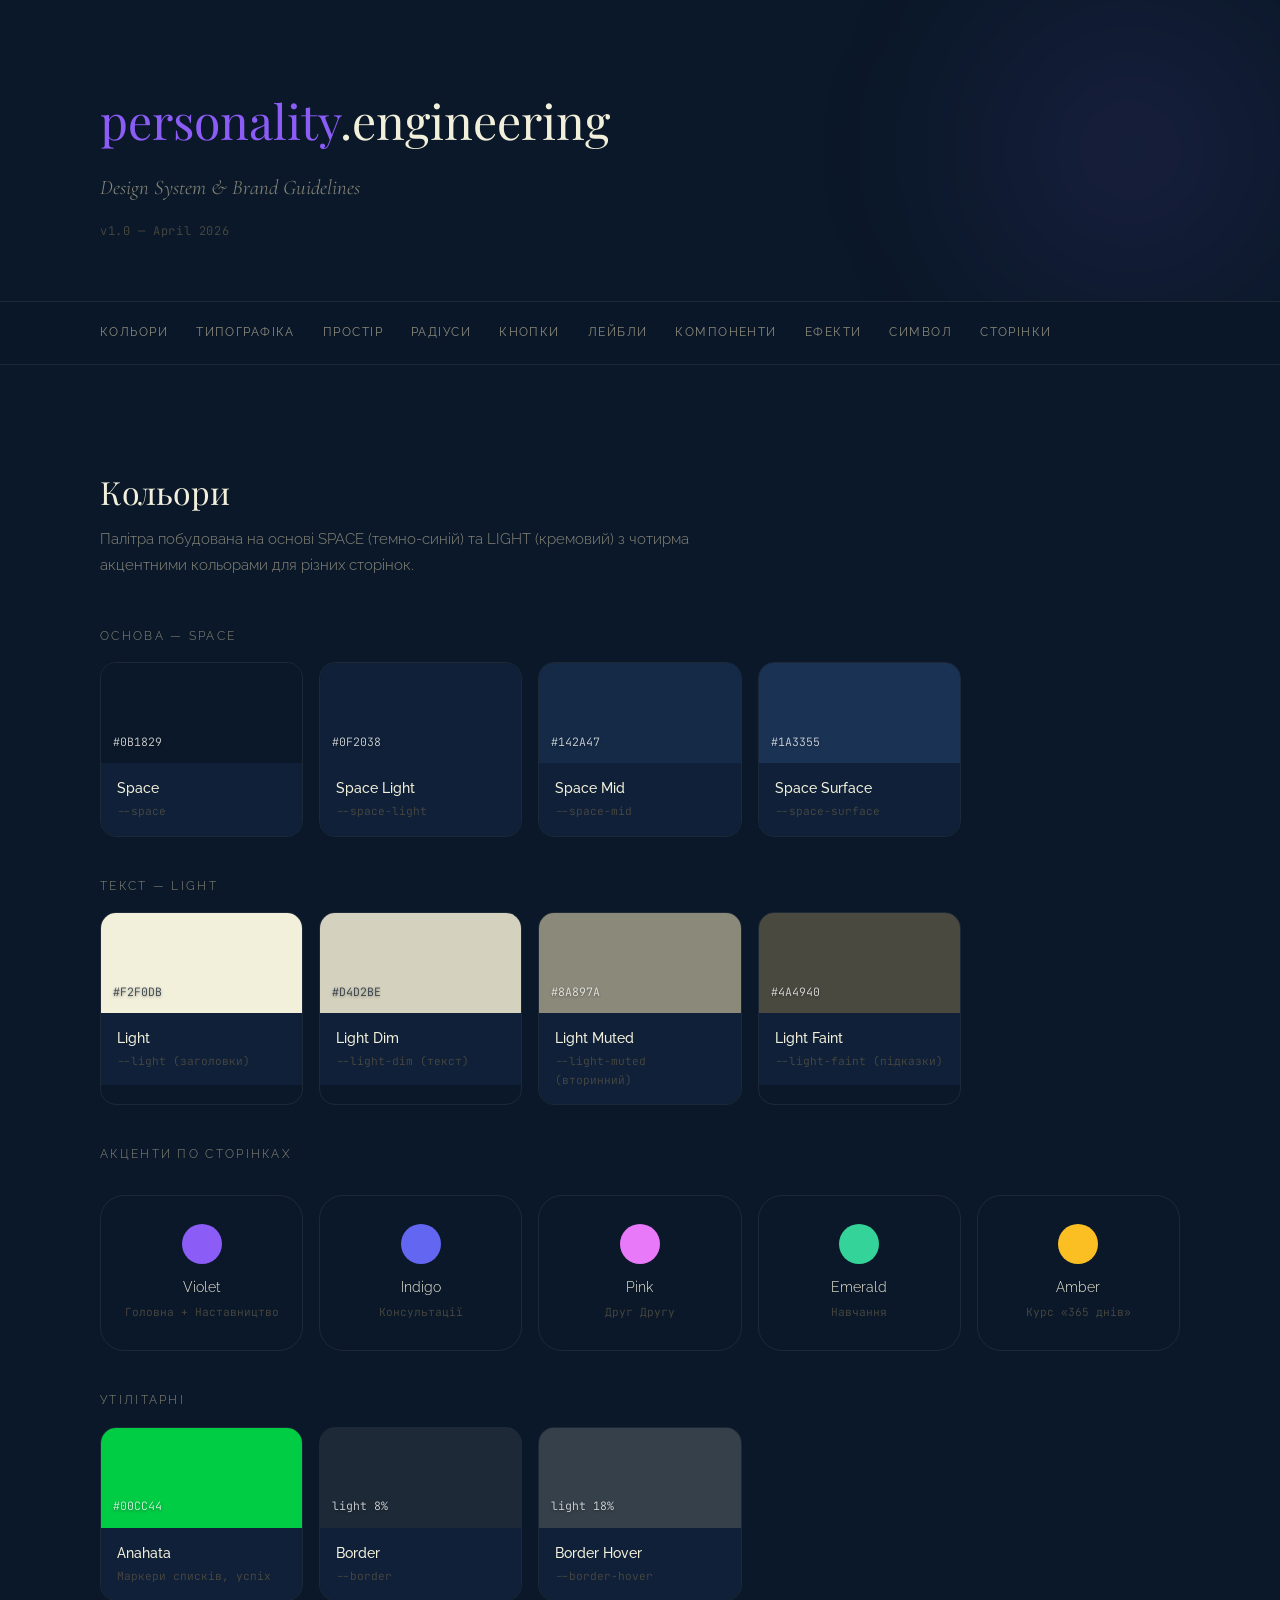
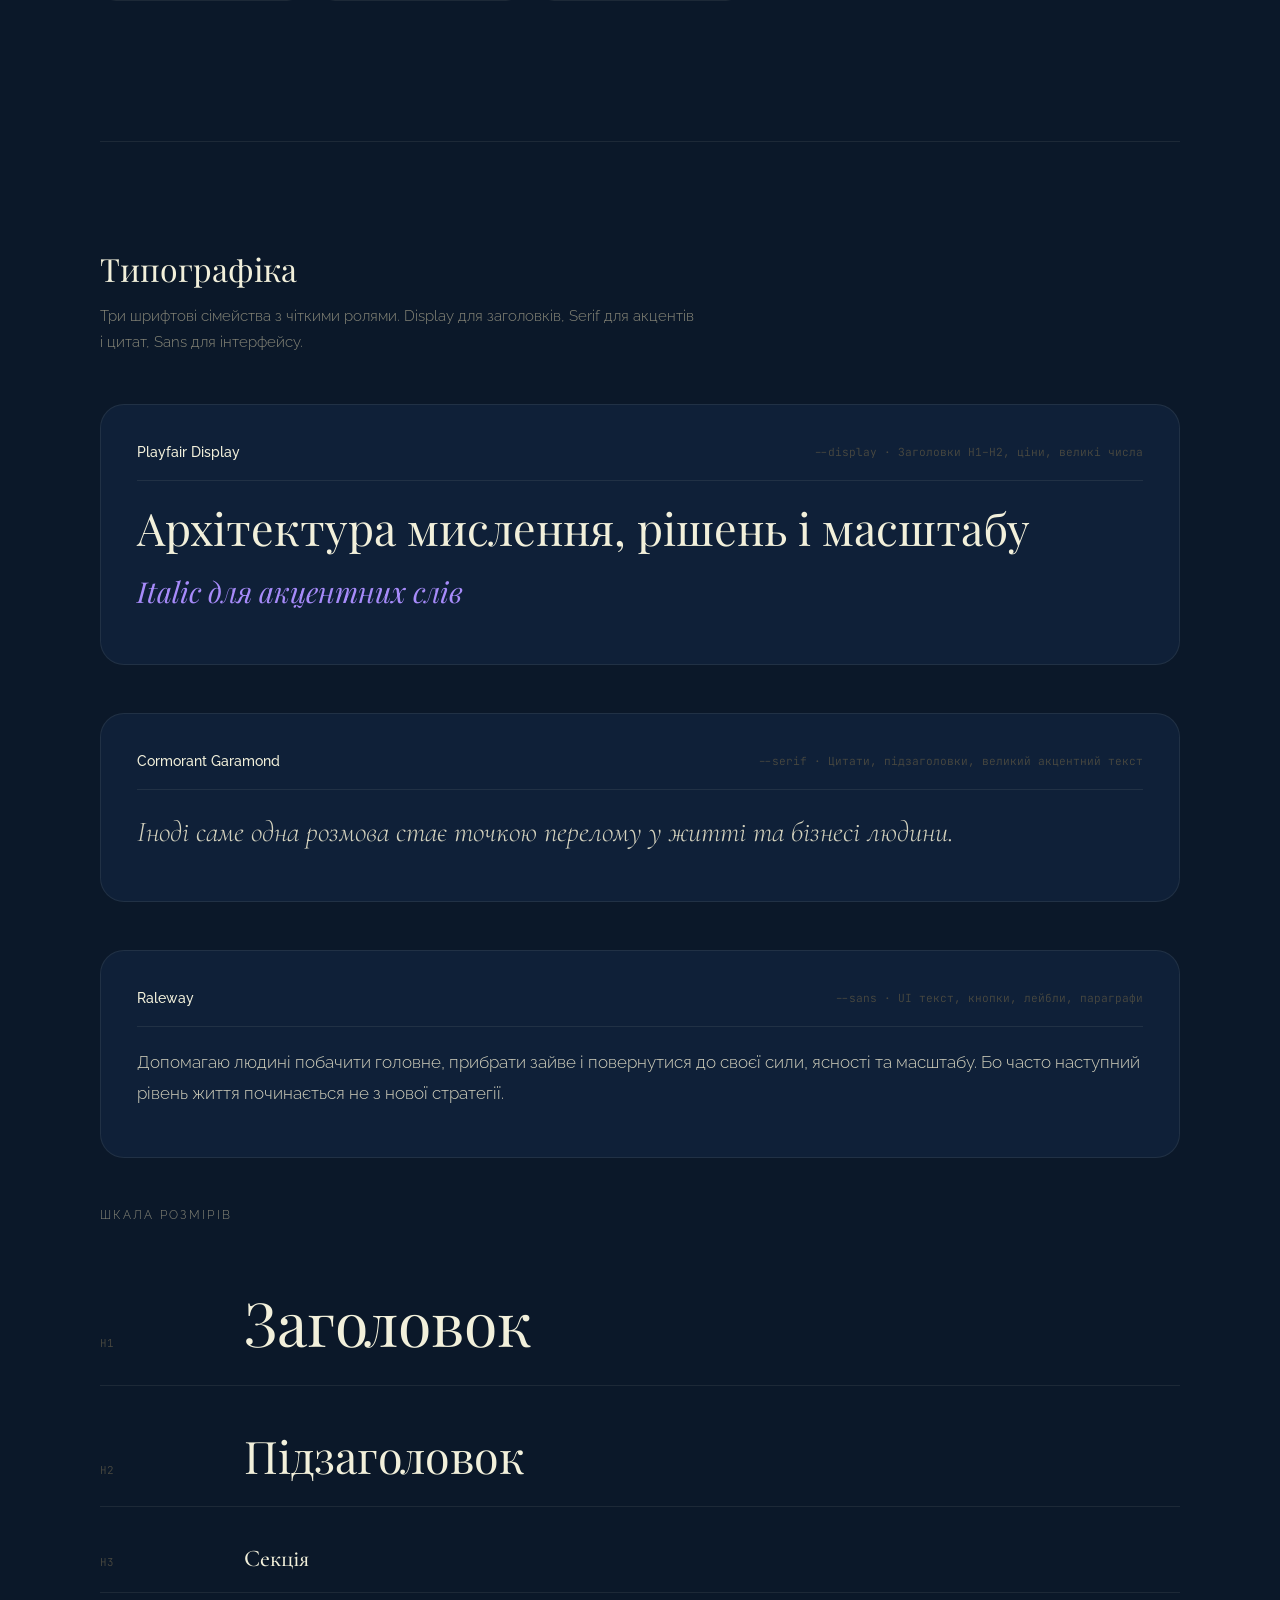
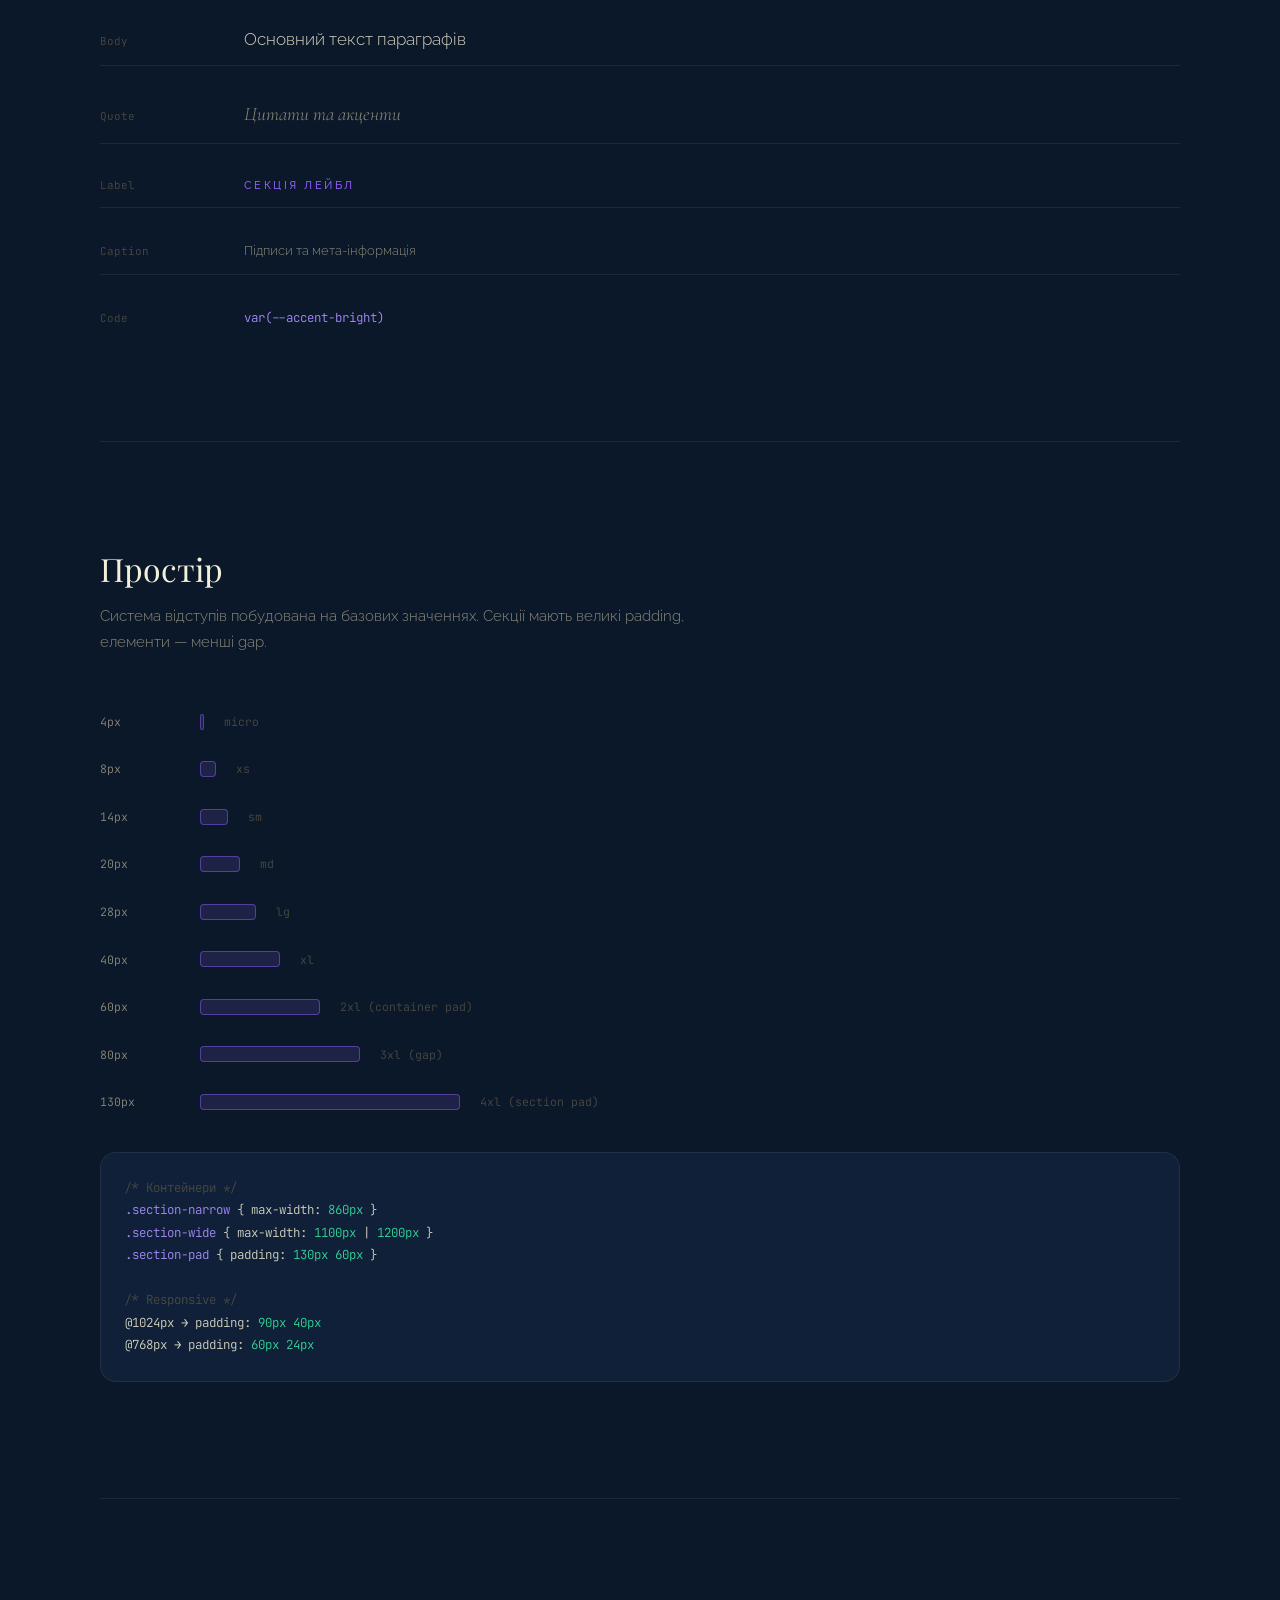
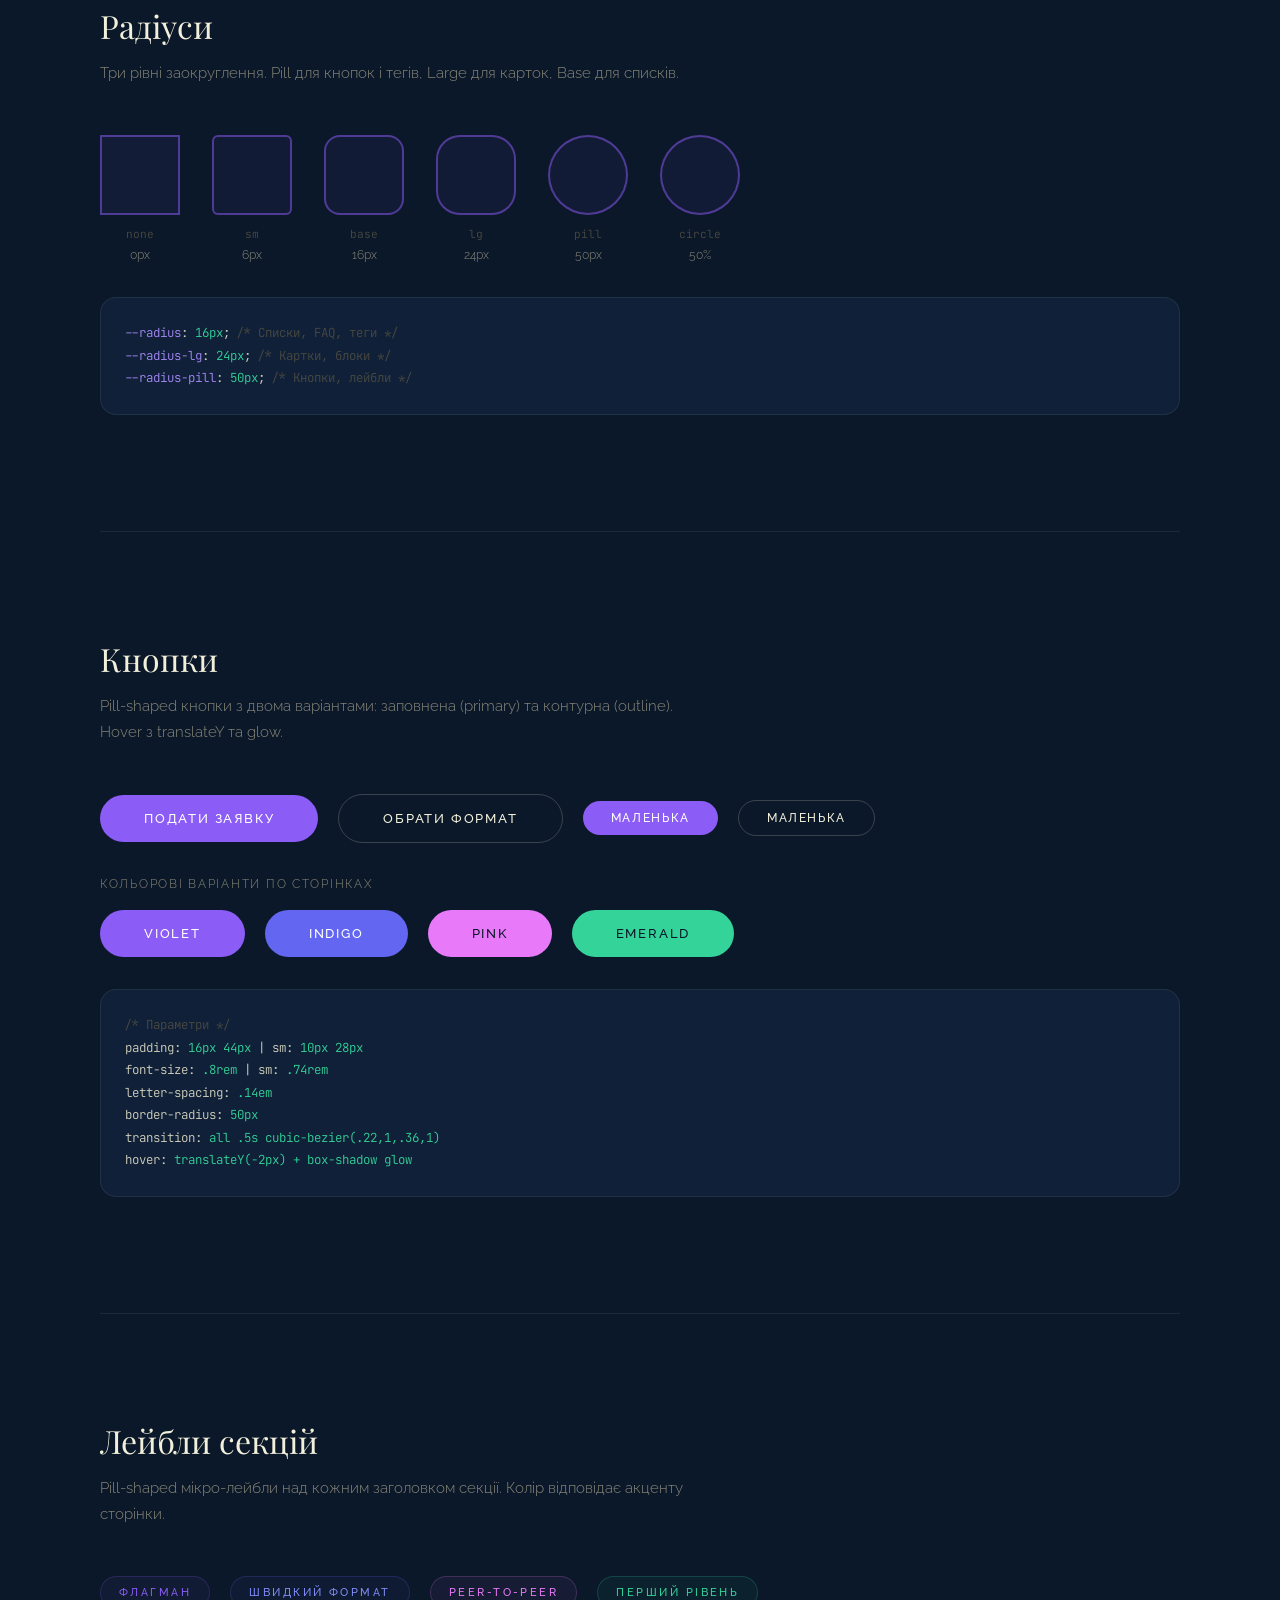
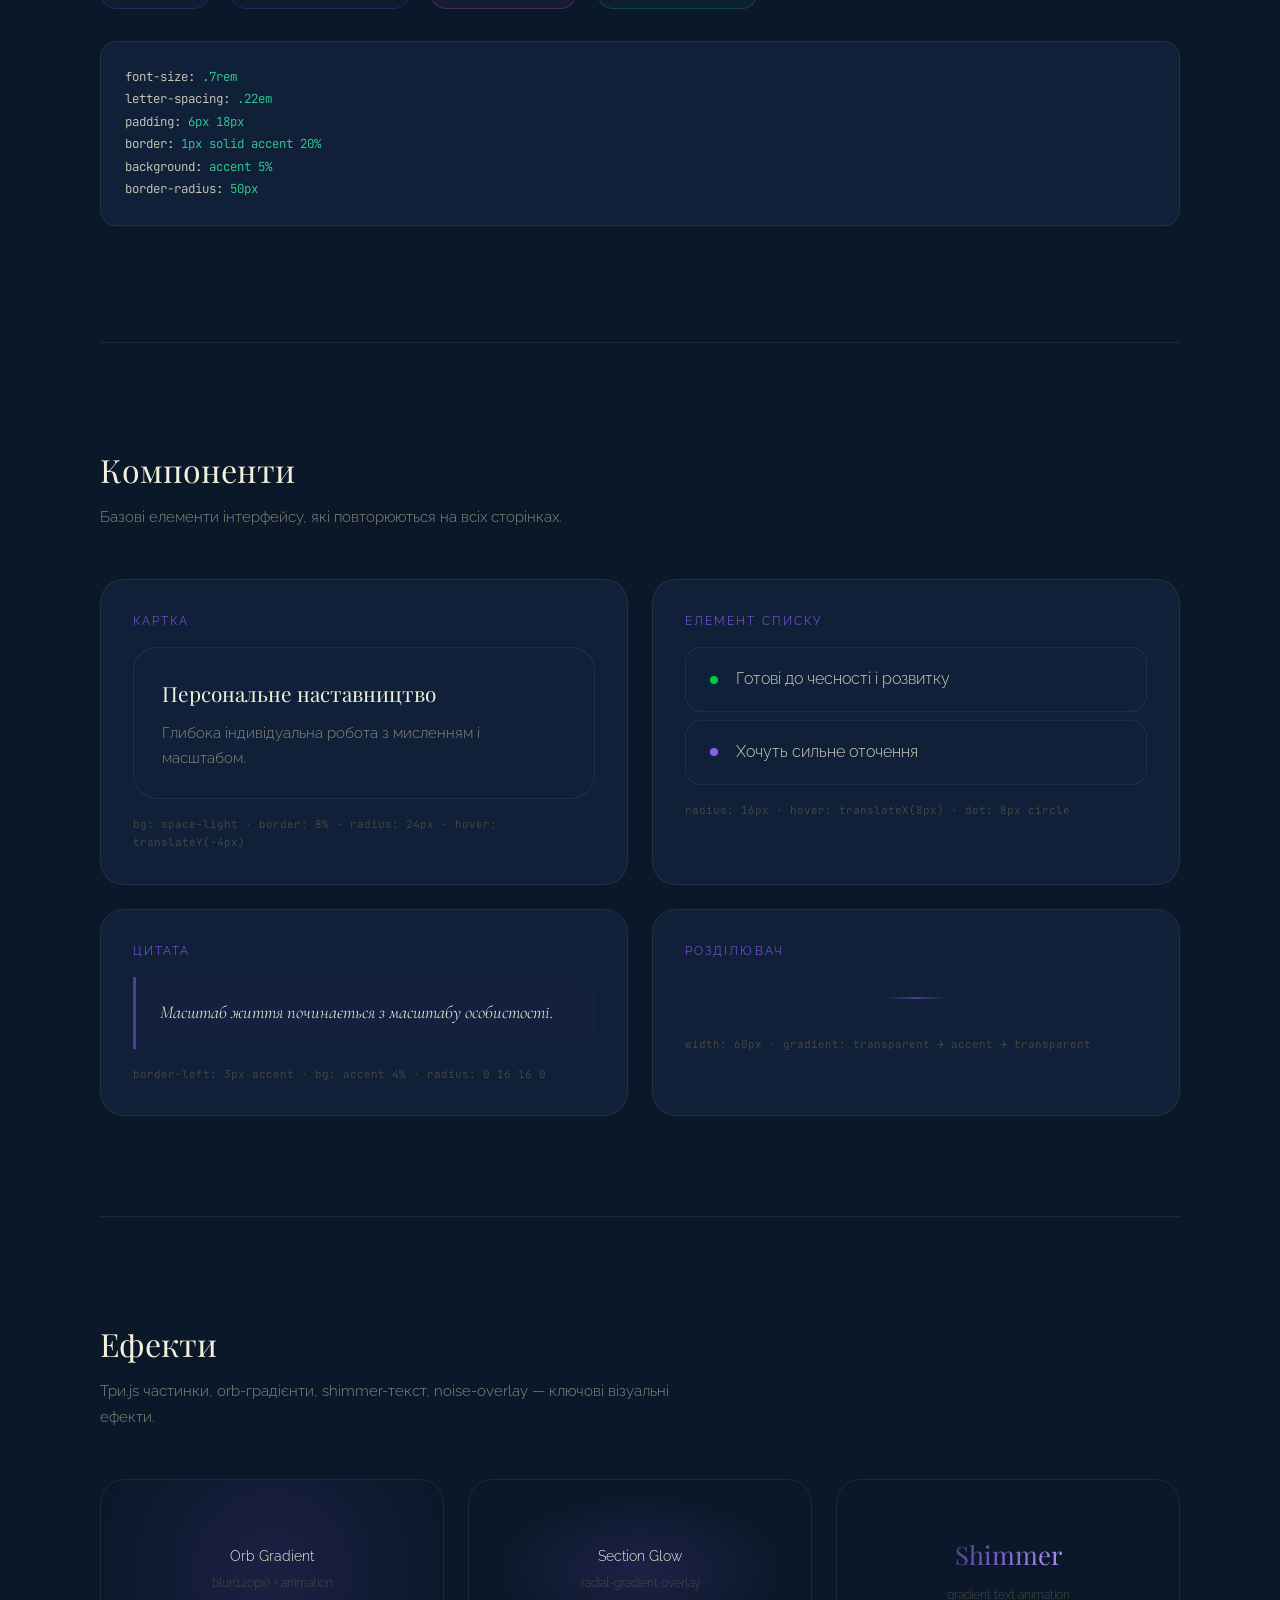
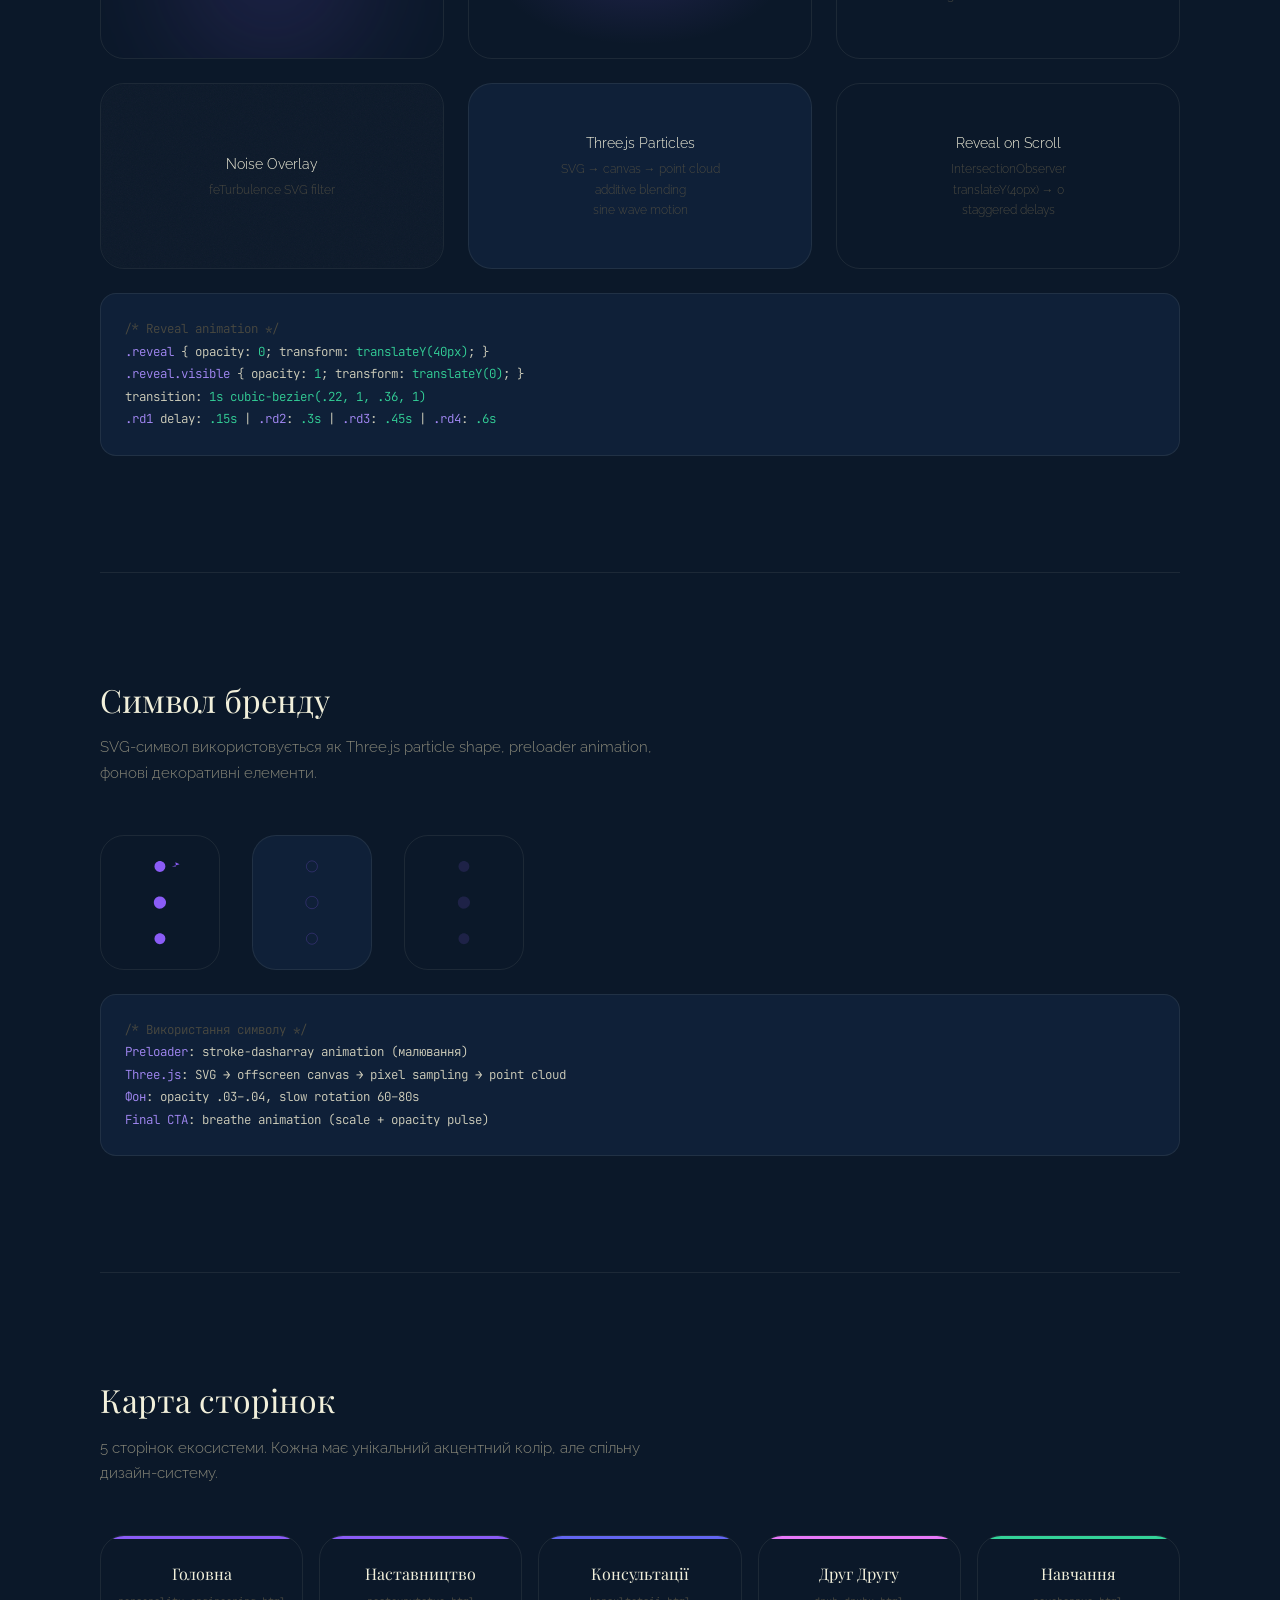
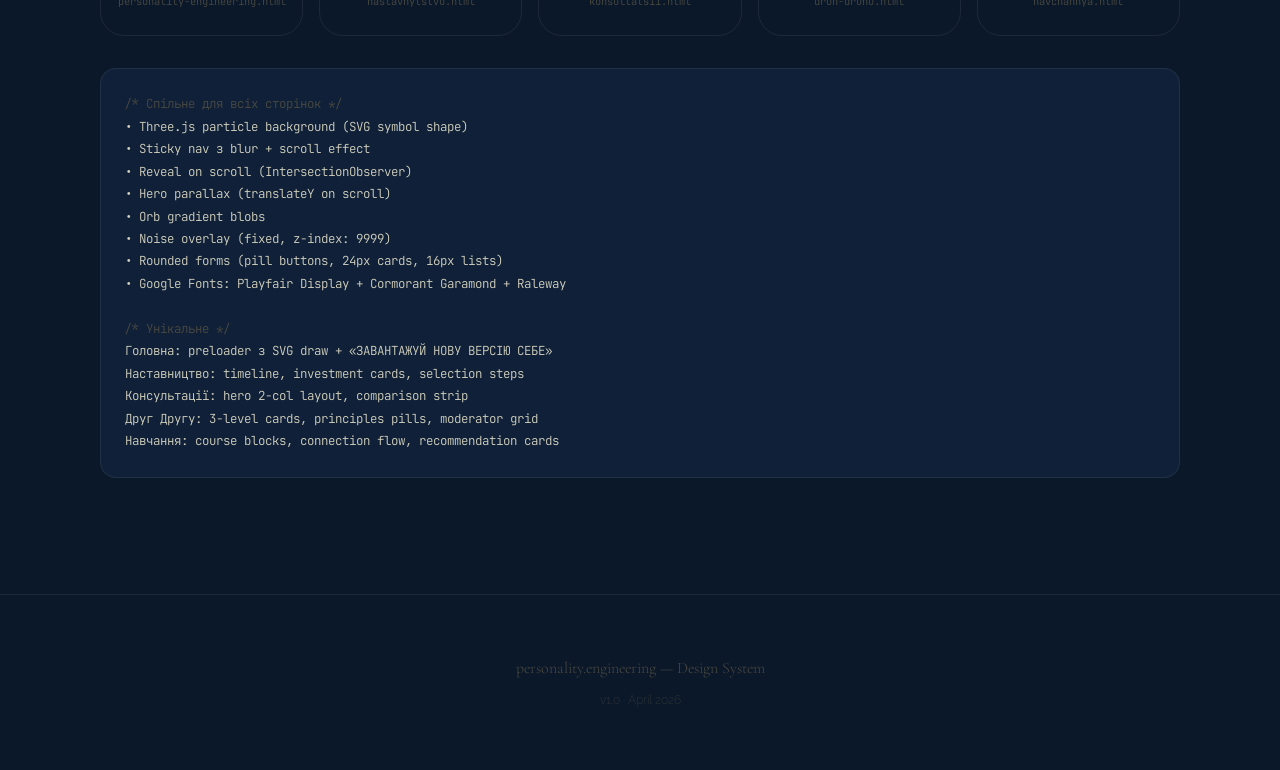
<file: design-system.html>
<!DOCTYPE html>
<html lang="uk">
<head>
<meta charset="UTF-8">
<meta name="viewport" content="width=device-width, initial-scale=1.0">
<title>Design System — personality.engineering</title>
<link href="https://fonts.googleapis.com/css2?family=Cinzel:wght@400;500;600;700&family=Cormorant+Garamond:ital,wght@0,300;0,400;0,500;0,600;0,700;1,300;1,400&family=Raleway:wght@300;400;500;600;700&family=Playfair+Display:ital,wght@0,400;0,500;0,600;0,700;1,400;1,500&family=JetBrains+Mono:wght@300;400;500&display=swap" rel="stylesheet">
<style>
*,*::before,*::after{margin:0;padding:0;box-sizing:border-box}
:root{
  --space:#0B1829;--space-light:#0f2038;--space-mid:#142a47;--space-surface:#1a3355;
  --light:#F2F0DB;--light-dim:#d4d2be;--light-muted:#8a897a;--light-faint:#4a4940;
  --violet:#8B5CF6;--violet-dim:rgba(139,92,246,.5);--violet-glow:rgba(139,92,246,.15);--violet-bright:#A78BFA;
  --indigo:#6366F1;--indigo-dim:rgba(99,102,241,.5);--indigo-bright:#818CF8;
  --pink:#E879F9;--pink-dim:rgba(232,121,249,.4);--pink-bright:#F0ABFC;
  --emerald:#34D399;--emerald-dim:rgba(52,211,153,.45);--emerald-bright:#6EE7B7;
  --amber:#FBBF24;--amber-dim:rgba(251,191,36,.4);
  --anahata:#00CC44;--anahata-glow:rgba(0,204,68,.12);
  --red:#FF1A1A;
  --border:rgba(242,240,219,.08);--border-hover:rgba(242,240,219,.18);
  --serif:'Cormorant Garamond','Georgia',serif;--sans:'Raleway',sans-serif;--display:'Playfair Display',serif;--mono:'JetBrains Mono',monospace;
  --radius:16px;--radius-lg:24px;--radius-pill:50px;
}
html{scroll-behavior:smooth}
body{background:var(--space);color:var(--light);font-family:var(--sans);font-weight:300;line-height:1.7;font-size:16px;-webkit-font-smoothing:antialiased}

/* LAYOUT */
.ds-container{max-width:1200px;margin:0 auto;padding:0 60px}
.ds-section{padding:100px 0;border-bottom:1px solid var(--border)}
.ds-section:last-child{border:none}

/* HEADER */
.ds-header{padding:80px 0 60px;border-bottom:1px solid var(--border);position:relative;overflow:hidden}
.ds-header::before{content:'';position:absolute;top:-100px;right:-100px;width:500px;height:500px;background:radial-gradient(circle,var(--violet-glow),transparent 60%);filter:blur(80px);pointer-events:none}
.ds-header .ds-container{position:relative;z-index:2}
.ds-header h1{font-family:var(--display);font-size:3rem;font-weight:400;margin-bottom:8px}
.ds-header h1 span{color:var(--violet)}
.ds-header .ds-subtitle{font-family:var(--serif);font-size:1.3rem;font-style:italic;color:var(--light-muted)}
.ds-header .ds-version{margin-top:16px;font-family:var(--mono);font-size:.75rem;color:var(--light-faint);letter-spacing:.05em}

/* NAV */
.ds-nav{position:sticky;top:0;z-index:100;background:rgba(11,24,41,.95);backdrop-filter:blur(20px);-webkit-backdrop-filter:blur(20px);border-bottom:1px solid var(--border);padding:14px 0}
.ds-nav-inner{display:flex;gap:28px;overflow-x:auto;-ms-overflow-style:none;scrollbar-width:none}
.ds-nav-inner::-webkit-scrollbar{display:none}
.ds-nav-inner a{color:var(--light-muted);text-decoration:none;font-size:.75rem;font-weight:400;letter-spacing:.12em;text-transform:uppercase;white-space:nowrap;transition:color .3s;padding:6px 0;border-bottom:1px solid transparent}
.ds-nav-inner a:hover,.ds-nav-inner a.active{color:var(--violet);border-color:var(--violet)}

/* SECTION TITLES */
.ds-title{font-family:var(--display);font-size:2rem;font-weight:400;margin-bottom:8px}
.ds-desc{color:var(--light-muted);font-size:.95rem;margin-bottom:48px;max-width:600px}

/* CODE */
.ds-code{font-family:var(--mono);font-size:.78rem;color:var(--violet-bright);background:rgba(139,92,246,.06);padding:3px 10px;border-radius:6px;border:1px solid rgba(139,92,246,.12)}
.ds-code-block{font-family:var(--mono);font-size:.78rem;color:var(--light-dim);background:var(--space-light);border:1px solid var(--border);border-radius:var(--radius);padding:24px;overflow-x:auto;line-height:1.8;margin:16px 0}
.ds-code-block .hl{color:var(--violet-bright)}
.ds-code-block .val{color:var(--emerald)}
.ds-code-block .cm{color:var(--light-faint)}

/* ====== COLORS ====== */
.color-grid{display:grid;grid-template-columns:repeat(auto-fill,minmax(200px,1fr));gap:16px;margin-bottom:40px}
.color-card{border-radius:var(--radius);overflow:hidden;border:1px solid var(--border);transition:transform .3s}
.color-card:hover{transform:translateY(-4px)}
.color-swatch{height:100px;position:relative;display:flex;align-items:flex-end;padding:12px}
.color-swatch .color-hex{font-family:var(--mono);font-size:.72rem;color:#fff;text-shadow:0 1px 3px rgba(0,0,0,.5);opacity:.8}
.color-info{padding:14px 16px;background:var(--space-light)}
.color-name{font-size:.85rem;font-weight:500;color:var(--light);margin-bottom:2px}
.color-var{font-family:var(--mono);font-size:.7rem;color:var(--light-faint)}
.color-group-title{font-size:.72rem;letter-spacing:.2em;text-transform:uppercase;color:var(--light-muted);margin-bottom:16px;margin-top:40px}
.color-group-title:first-child{margin-top:0}

/* PAGE ACCENTS */
.page-accent-row{display:grid;grid-template-columns:repeat(5,1fr);gap:16px;margin-top:30px}
.page-accent{text-align:center;padding:28px 16px;border:1px solid var(--border);border-radius:var(--radius-lg);transition:all .3s}
.page-accent:hover{border-color:var(--border-hover);transform:translateY(-3px)}
.page-accent-dot{width:40px;height:40px;border-radius:50%;margin:0 auto 12px}
.page-accent-name{font-size:.85rem;color:var(--light);margin-bottom:4px}
.page-accent-hex{font-family:var(--mono);font-size:.7rem;color:var(--light-faint)}

/* ====== TYPOGRAPHY ====== */
.type-specimen{margin-bottom:48px;padding:36px;background:var(--space-light);border:1px solid var(--border);border-radius:var(--radius-lg)}
.type-meta{display:flex;justify-content:space-between;align-items:center;margin-bottom:20px;padding-bottom:16px;border-bottom:1px solid var(--border)}
.type-font-name{font-size:.85rem;font-weight:500;color:var(--light)}
.type-font-info{font-family:var(--mono);font-size:.7rem;color:var(--light-faint)}
.type-sample{margin-bottom:12px}
.type-scale{display:grid;gap:20px;margin-top:30px}
.type-row{display:flex;align-items:baseline;gap:24px;padding:12px 0;border-bottom:1px solid var(--border)}
.type-row:last-child{border:none}
.type-label{font-family:var(--mono);font-size:.68rem;color:var(--light-faint);min-width:120px;flex-shrink:0}

/* ====== SPACING ====== */
.spacing-grid{display:grid;gap:12px}
.spacing-row{display:flex;align-items:center;gap:20px;padding:8px 0}
.spacing-bar{height:16px;background:var(--violet-glow);border:1px solid var(--violet-dim);border-radius:4px;transition:all .3s}
.spacing-row:hover .spacing-bar{background:var(--violet-dim)}
.spacing-label{font-family:var(--mono);font-size:.72rem;color:var(--light-muted);min-width:80px}
.spacing-value{font-family:var(--mono);font-size:.72rem;color:var(--light-faint);min-width:60px}

/* ====== RADIUS ====== */
.radius-grid{display:flex;gap:32px;flex-wrap:wrap;margin-top:20px}
.radius-item{text-align:center}
.radius-box{width:80px;height:80px;border:2px solid var(--violet-dim);background:rgba(139,92,246,.06);margin-bottom:10px;transition:all .3s}
.radius-item:hover .radius-box{border-color:var(--violet);background:rgba(139,92,246,.12)}
.radius-name{font-family:var(--mono);font-size:.7rem;color:var(--light-faint)}
.radius-val{font-size:.72rem;color:var(--light-muted);margin-top:2px}

/* ====== BUTTONS ====== */
.btn-showcase{display:flex;gap:20px;flex-wrap:wrap;align-items:center;margin-bottom:32px}
.ds-btn{display:inline-block;padding:16px 44px;font-family:var(--sans);font-size:.8rem;font-weight:500;letter-spacing:.14em;text-transform:uppercase;text-decoration:none;cursor:pointer;border:none;transition:all .5s cubic-bezier(.22,1,.36,1);border-radius:var(--radius-pill)}
.ds-btn-primary{background:var(--violet);color:#fff}
.ds-btn-primary:hover{background:var(--violet-bright);transform:translateY(-2px);box-shadow:0 12px 50px var(--violet-glow)}
.ds-btn-outline{background:transparent;color:var(--light);border:1px solid rgba(242,240,219,.2)}
.ds-btn-outline:hover{border-color:var(--light-dim);background:rgba(242,240,219,.05);transform:translateY(-2px)}
.ds-btn-sm{padding:10px 28px;font-size:.74rem}
.ds-btn-page{border-radius:var(--radius-pill)}
.btn-states{display:grid;grid-template-columns:repeat(5,1fr);gap:16px;margin-top:24px}
.btn-state-card{text-align:center;padding:24px 16px;border:1px solid var(--border);border-radius:var(--radius)}
.btn-state-label{font-size:.68rem;letter-spacing:.15em;text-transform:uppercase;color:var(--light-faint);margin-top:12px}

/* ====== COMPONENTS ====== */
.comp-grid{display:grid;grid-template-columns:repeat(2,1fr);gap:24px}
.comp-card{padding:32px;background:var(--space-light);border:1px solid var(--border);border-radius:var(--radius-lg)}
.comp-title{font-size:.72rem;letter-spacing:.18em;text-transform:uppercase;color:var(--violet);margin-bottom:16px}
.comp-demo{margin-bottom:16px}

/* Label */
.ds-label{font-family:var(--sans);font-size:.7rem;font-weight:500;letter-spacing:.22em;text-transform:uppercase;display:inline-block;padding:6px 18px;border:1px solid;border-radius:var(--radius-pill)}
.ds-label-violet{color:var(--violet);border-color:rgba(139,92,246,.2);background:rgba(139,92,246,.05)}
.ds-label-indigo{color:var(--indigo-bright);border-color:rgba(99,102,241,.2);background:rgba(99,102,241,.05)}
.ds-label-pink{color:var(--pink);border-color:rgba(232,121,249,.2);background:rgba(232,121,249,.05)}
.ds-label-emerald{color:var(--emerald);border-color:rgba(52,211,153,.2);background:rgba(52,211,153,.05)}

/* Cards */
.ds-card{padding:28px;background:var(--space-light);border:1px solid var(--border);border-radius:var(--radius-lg);transition:all .4s}
.ds-card:hover{border-color:var(--border-hover);transform:translateY(-4px)}

/* List items */
.ds-list-item{display:flex;align-items:center;gap:18px;padding:18px 24px;background:var(--space-light);border:1px solid var(--border);border-radius:var(--radius);transition:all .4s;margin-bottom:8px}
.ds-list-item:hover{border-color:var(--border-hover);transform:translateX(8px);background:var(--space-mid)}
.ds-list-dot{width:8px;height:8px;border-radius:50%;flex-shrink:0}

/* ====== EFFECTS ====== */
.effects-grid{display:grid;grid-template-columns:repeat(3,1fr);gap:24px}
.effect-demo{padding:48px 24px;text-align:center;border:1px solid var(--border);border-radius:var(--radius-lg);position:relative;overflow:hidden;min-height:180px;display:flex;flex-direction:column;align-items:center;justify-content:center}
.effect-name{font-size:.85rem;color:var(--light);margin-bottom:4px;position:relative;z-index:2}
.effect-desc{font-size:.75rem;color:var(--light-faint);position:relative;z-index:2}

.effect-orb{position:absolute;width:200px;height:200px;border-radius:50%;filter:blur(60px);top:50%;left:50%;transform:translate(-50%,-50%);animation:orbPulse 4s ease-in-out infinite alternate}
@keyframes orbPulse{from{transform:translate(-50%,-50%) scale(.8);opacity:.3}to{transform:translate(-50%,-50%) scale(1.2);opacity:.6}}

.effect-glow::before{content:'';position:absolute;inset:0;background:radial-gradient(ellipse at 50% 50%,var(--violet-glow),transparent 60%);pointer-events:none;animation:glowPulse 3s ease-in-out infinite alternate}
@keyframes glowPulse{from{opacity:.3}to{opacity:.8}}

.effect-shimmer .shimmer-text{font-family:var(--display);font-size:1.6rem;background:linear-gradient(120deg,var(--violet-dim),var(--violet-bright),var(--violet-dim));background-size:200% auto;-webkit-background-clip:text;-webkit-text-fill-color:transparent;background-clip:text;animation:shimmer 4s linear infinite}
@keyframes shimmer{to{background-position:200% center}}

.effect-noise::after{content:'';position:absolute;inset:0;background-image:url("data:image/svg+xml,%3Csvg viewBox='0 0 256 256' xmlns='http://www.w3.org/2000/svg'%3E%3Cfilter id='n'%3E%3CfeTurbulence type='fractalNoise' baseFrequency='0.9' numOctaves='4' stitchTiles='stitch'/%3E%3C/filter%3E%3Crect width='100%25' height='100%25' filter='url(%23n)' opacity='0.04'/%3E%3C/svg%3E");pointer-events:none;border-radius:var(--radius-lg)}

/* ====== ICONS / SYMBOLS ====== */
.symbol-showcase{display:flex;gap:32px;align-items:center;margin-top:30px}
.symbol-box{width:120px;height:135px;border:1px solid var(--border);border-radius:var(--radius-lg);display:flex;align-items:center;justify-content:center;transition:all .4s;padding:16px}
.symbol-box:hover{border-color:var(--violet-dim);transform:scale(1.05)}
.symbol-box svg{width:100%;height:100%}

/* ====== PAGE MAP ====== */
.page-map{display:grid;grid-template-columns:repeat(5,1fr);gap:16px;margin-top:30px}
.page-map-card{padding:24px 16px;border:1px solid var(--border);border-radius:var(--radius-lg);text-align:center;transition:all .3s;position:relative;overflow:hidden}
.page-map-card::before{content:'';position:absolute;top:0;left:0;right:0;height:3px;border-radius:var(--radius-lg) var(--radius-lg) 0 0}
.page-map-card:nth-child(1)::before{background:var(--violet)}
.page-map-card:nth-child(2)::before{background:var(--violet)}
.page-map-card:nth-child(3)::before{background:var(--indigo)}
.page-map-card:nth-child(4)::before{background:var(--pink)}
.page-map-card:nth-child(5)::before{background:var(--emerald)}
.page-map-card:hover{border-color:var(--border-hover);transform:translateY(-4px)}
.page-map-title{font-family:var(--display);font-size:1rem;color:var(--light);margin-bottom:6px}
.page-map-file{font-family:var(--mono);font-size:.65rem;color:var(--light-faint)}

/* RESPONSIVE */
@media(max-width:1024px){.ds-container{padding:0 30px}.color-grid{grid-template-columns:repeat(3,1fr)}.comp-grid,.effects-grid{grid-template-columns:1fr}.page-accent-row,.page-map{grid-template-columns:repeat(2,1fr)}.btn-states{grid-template-columns:repeat(3,1fr)}}
@media(max-width:768px){.ds-container{padding:0 20px}.color-grid{grid-template-columns:repeat(2,1fr)}.radius-grid{gap:16px}.page-accent-row,.page-map{grid-template-columns:1fr}.btn-states{grid-template-columns:1fr}.ds-section{padding:60px 0}}
</style>
</head>
<body>

<!-- HEADER -->
<div class="ds-header">
<div class="ds-container">
<h1><span>personality</span>.engineering</h1>
<div class="ds-subtitle">Design System & Brand Guidelines</div>
<div class="ds-version">v1.0 — April 2026</div>
</div></div>

<!-- NAV -->
<div class="ds-nav">
<div class="ds-container">
<div class="ds-nav-inner">
<a href="#colors">Кольори</a>
<a href="#typography">Типографіка</a>
<a href="#spacing">Простір</a>
<a href="#radius">Радіуси</a>
<a href="#buttons">Кнопки</a>
<a href="#labels">Лейбли</a>
<a href="#components">Компоненти</a>
<a href="#effects">Ефекти</a>
<a href="#symbol">Символ</a>
<a href="#pages">Сторінки</a>
</div>
</div></div>

<div class="ds-container">

<!-- ==================== COLORS ==================== -->
<div class="ds-section" id="colors">
<div class="ds-title">Кольори</div>
<div class="ds-desc">Палітра побудована на основі SPACE (темно-синій) та LIGHT (кремовий) з чотирма акцентними кольорами для різних сторінок.</div>

<div class="color-group-title">Основа — SPACE</div>
<div class="color-grid">
<div class="color-card"><div class="color-swatch" style="background:#0B1829"><span class="color-hex">#0B1829</span></div><div class="color-info"><div class="color-name">Space</div><div class="color-var">--space</div></div></div>
<div class="color-card"><div class="color-swatch" style="background:#0f2038"><span class="color-hex">#0F2038</span></div><div class="color-info"><div class="color-name">Space Light</div><div class="color-var">--space-light</div></div></div>
<div class="color-card"><div class="color-swatch" style="background:#142a47"><span class="color-hex">#142A47</span></div><div class="color-info"><div class="color-name">Space Mid</div><div class="color-var">--space-mid</div></div></div>
<div class="color-card"><div class="color-swatch" style="background:#1a3355"><span class="color-hex">#1A3355</span></div><div class="color-info"><div class="color-name">Space Surface</div><div class="color-var">--space-surface</div></div></div>
</div>

<div class="color-group-title">Текст — LIGHT</div>
<div class="color-grid">
<div class="color-card"><div class="color-swatch" style="background:#F2F0DB"><span class="color-hex" style="color:#0B1829">#F2F0DB</span></div><div class="color-info"><div class="color-name">Light</div><div class="color-var">--light (заголовки)</div></div></div>
<div class="color-card"><div class="color-swatch" style="background:#d4d2be"><span class="color-hex" style="color:#0B1829">#D4D2BE</span></div><div class="color-info"><div class="color-name">Light Dim</div><div class="color-var">--light-dim (текст)</div></div></div>
<div class="color-card"><div class="color-swatch" style="background:#8a897a"><span class="color-hex">#8A897A</span></div><div class="color-info"><div class="color-name">Light Muted</div><div class="color-var">--light-muted (вторинний)</div></div></div>
<div class="color-card"><div class="color-swatch" style="background:#4a4940"><span class="color-hex">#4A4940</span></div><div class="color-info"><div class="color-name">Light Faint</div><div class="color-var">--light-faint (підказки)</div></div></div>
</div>

<div class="color-group-title">Акценти по сторінках</div>
<div class="page-accent-row">
<div class="page-accent"><div class="page-accent-dot" style="background:#8B5CF6"></div><div class="page-accent-name">Violet</div><div class="page-accent-hex">Головна + Наставництво</div></div>
<div class="page-accent"><div class="page-accent-dot" style="background:#6366F1"></div><div class="page-accent-name">Indigo</div><div class="page-accent-hex">Консультації</div></div>
<div class="page-accent"><div class="page-accent-dot" style="background:#E879F9"></div><div class="page-accent-name">Pink</div><div class="page-accent-hex">Друг Другу</div></div>
<div class="page-accent"><div class="page-accent-dot" style="background:#34D399"></div><div class="page-accent-name">Emerald</div><div class="page-accent-hex">Навчання</div></div>
<div class="page-accent"><div class="page-accent-dot" style="background:#FBBF24"></div><div class="page-accent-name">Amber</div><div class="page-accent-hex">Курс «365 днів»</div></div>
</div>

<div class="color-group-title">Утілітарні</div>
<div class="color-grid">
<div class="color-card"><div class="color-swatch" style="background:#00CC44"><span class="color-hex">#00CC44</span></div><div class="color-info"><div class="color-name">Anahata</div><div class="color-var">Маркери списків, успіх</div></div></div>
<div class="color-card"><div class="color-swatch" style="background:rgba(242,240,219,.08)"><span class="color-hex">light 8%</span></div><div class="color-info"><div class="color-name">Border</div><div class="color-var">--border</div></div></div>
<div class="color-card"><div class="color-swatch" style="background:rgba(242,240,219,.18)"><span class="color-hex">light 18%</span></div><div class="color-info"><div class="color-name">Border Hover</div><div class="color-var">--border-hover</div></div></div>
</div>
</div>

<!-- ==================== TYPOGRAPHY ==================== -->
<div class="ds-section" id="typography">
<div class="ds-title">Типографіка</div>
<div class="ds-desc">Три шрифтові сімейства з чіткими ролями. Display для заголовків, Serif для акцентів і цитат, Sans для інтерфейсу.</div>

<div class="type-specimen">
<div class="type-meta">
<div class="type-font-name">Playfair Display</div>
<div class="type-font-info">--display · Заголовки H1–H2, ціни, великі числа</div>
</div>
<div class="type-sample" style="font-family:var(--display);font-size:2.8rem;font-weight:400;line-height:1.2;color:var(--light)">Архітектура мислення, рішень і масштабу</div>
<div class="type-sample" style="font-family:var(--display);font-size:1.8rem;font-weight:400;font-style:italic;color:var(--violet-bright);margin-top:12px">Italic для акцентних слів</div>
</div>

<div class="type-specimen">
<div class="type-meta">
<div class="type-font-name">Cormorant Garamond</div>
<div class="type-font-info">--serif · Цитати, підзаголовки, великий акцентний текст</div>
</div>
<div class="type-sample" style="font-family:var(--serif);font-size:1.8rem;font-weight:300;font-style:italic;color:var(--light-dim);line-height:1.5">Іноді саме одна розмова стає точкою перелому у житті та бізнесі людини.</div>
</div>

<div class="type-specimen">
<div class="type-meta">
<div class="type-font-name">Raleway</div>
<div class="type-font-info">--sans · UI текст, кнопки, лейбли, параграфи</div>
</div>
<div class="type-sample" style="font-family:var(--sans);font-size:1.05rem;font-weight:300;color:var(--light-dim);line-height:1.85">Допомагаю людині побачити головне, прибрати зайве і повернутися до своєї сили, ясності та масштабу. Бо часто наступний рівень життя починається не з нової стратегії.</div>
</div>

<div class="type-scale">
<div style="font-size:.72rem;letter-spacing:.2em;text-transform:uppercase;color:var(--light-muted);margin-bottom:12px">Шкала розмірів</div>
<div class="type-row"><span class="type-label">H1</span><span style="font-family:var(--display);font-size:clamp(2.4rem,5vw,3.8rem);color:var(--light)">Заголовок</span></div>
<div class="type-row"><span class="type-label">H2</span><span style="font-family:var(--display);font-size:clamp(1.9rem,3.5vw,2.8rem);color:var(--light)">Підзаголовок</span></div>
<div class="type-row"><span class="type-label">H3</span><span style="font-family:var(--serif);font-size:1.5rem;font-weight:500;color:var(--light)">Секція</span></div>
<div class="type-row"><span class="type-label">Body</span><span style="font-family:var(--sans);font-size:1.05rem;color:var(--light-dim)">Основний текст параграфів</span></div>
<div class="type-row"><span class="type-label">Quote</span><span style="font-family:var(--serif);font-size:1.2rem;font-style:italic;color:var(--light-muted)">Цитати та акценти</span></div>
<div class="type-row"><span class="type-label">Label</span><span style="font-family:var(--sans);font-size:.7rem;font-weight:500;letter-spacing:.22em;text-transform:uppercase;color:var(--violet)">СЕКЦІЯ ЛЕЙБЛ</span></div>
<div class="type-row"><span class="type-label">Caption</span><span style="font-family:var(--sans);font-size:.82rem;color:var(--light-muted)">Підписи та мета-інформація</span></div>
<div class="type-row"><span class="type-label">Code</span><span style="font-family:var(--mono);font-size:.78rem;color:var(--violet-bright)">var(--accent-bright)</span></div>
</div>
</div>

<!-- ==================== SPACING ==================== -->
<div class="ds-section" id="spacing">
<div class="ds-title">Простір</div>
<div class="ds-desc">Система відступів побудована на базових значеннях. Секції мають великі padding, елементи — менші gap.</div>

<div class="spacing-grid">
<div class="spacing-row"><span class="spacing-label">4px</span><div class="spacing-bar" style="width:4px"></div><span class="spacing-value">micro</span></div>
<div class="spacing-row"><span class="spacing-label">8px</span><div class="spacing-bar" style="width:16px"></div><span class="spacing-value">xs</span></div>
<div class="spacing-row"><span class="spacing-label">14px</span><div class="spacing-bar" style="width:28px"></div><span class="spacing-value">sm</span></div>
<div class="spacing-row"><span class="spacing-label">20px</span><div class="spacing-bar" style="width:40px"></div><span class="spacing-value">md</span></div>
<div class="spacing-row"><span class="spacing-label">28px</span><div class="spacing-bar" style="width:56px"></div><span class="spacing-value">lg</span></div>
<div class="spacing-row"><span class="spacing-label">40px</span><div class="spacing-bar" style="width:80px"></div><span class="spacing-value">xl</span></div>
<div class="spacing-row"><span class="spacing-label">60px</span><div class="spacing-bar" style="width:120px"></div><span class="spacing-value">2xl (container pad)</span></div>
<div class="spacing-row"><span class="spacing-label">80px</span><div class="spacing-bar" style="width:160px"></div><span class="spacing-value">3xl (gap)</span></div>
<div class="spacing-row"><span class="spacing-label">130px</span><div class="spacing-bar" style="width:260px"></div><span class="spacing-value">4xl (section pad)</span></div>
</div>

<div class="ds-code-block" style="margin-top:32px">
<span class="cm">/* Контейнери */</span><br>
<span class="hl">.section-narrow</span> { max-width: <span class="val">860px</span> }<br>
<span class="hl">.section-wide</span> { max-width: <span class="val">1100px</span> | <span class="val">1200px</span> }<br>
<span class="hl">.section-pad</span> { padding: <span class="val">130px 60px</span> }<br>
<br>
<span class="cm">/* Responsive */</span><br>
@1024px → padding: <span class="val">90px 40px</span><br>
@768px → padding: <span class="val">60px 24px</span>
</div>
</div>

<!-- ==================== RADIUS ==================== -->
<div class="ds-section" id="radius">
<div class="ds-title">Радіуси</div>
<div class="ds-desc">Три рівні заокруглення. Pill для кнопок і тегів, Large для карток, Base для списків.</div>

<div class="radius-grid">
<div class="radius-item"><div class="radius-box" style="border-radius:0"></div><div class="radius-name">none</div><div class="radius-val">0px</div></div>
<div class="radius-item"><div class="radius-box" style="border-radius:6px"></div><div class="radius-name">sm</div><div class="radius-val">6px</div></div>
<div class="radius-item"><div class="radius-box" style="border-radius:16px"></div><div class="radius-name">base</div><div class="radius-val">16px</div></div>
<div class="radius-item"><div class="radius-box" style="border-radius:24px"></div><div class="radius-name">lg</div><div class="radius-val">24px</div></div>
<div class="radius-item"><div class="radius-box" style="border-radius:50px"></div><div class="radius-name">pill</div><div class="radius-val">50px</div></div>
<div class="radius-item"><div class="radius-box" style="border-radius:50%"></div><div class="radius-name">circle</div><div class="radius-val">50%</div></div>
</div>

<div class="ds-code-block" style="margin-top:32px">
<span class="hl">--radius</span>: <span class="val">16px</span>;    <span class="cm">/* Списки, FAQ, теги */</span><br>
<span class="hl">--radius-lg</span>: <span class="val">24px</span>;  <span class="cm">/* Картки, блоки */</span><br>
<span class="hl">--radius-pill</span>: <span class="val">50px</span>; <span class="cm">/* Кнопки, лейбли */</span>
</div>
</div>

<!-- ==================== BUTTONS ==================== -->
<div class="ds-section" id="buttons">
<div class="ds-title">Кнопки</div>
<div class="ds-desc">Pill-shaped кнопки з двома варіантами: заповнена (primary) та контурна (outline). Hover з translateY та glow.</div>

<div class="btn-showcase">
<button class="ds-btn ds-btn-primary">Подати заявку</button>
<button class="ds-btn ds-btn-outline">Обрати формат</button>
<button class="ds-btn ds-btn-primary ds-btn-sm">Маленька</button>
<button class="ds-btn ds-btn-outline ds-btn-sm">Маленька</button>
</div>

<div style="font-size:.72rem;letter-spacing:.15em;text-transform:uppercase;color:var(--light-muted);margin:32px 0 16px">Кольорові варіанти по сторінках</div>
<div class="btn-showcase">
<button class="ds-btn" style="background:var(--violet);color:#fff">Violet</button>
<button class="ds-btn" style="background:var(--indigo);color:#fff">Indigo</button>
<button class="ds-btn" style="background:var(--pink);color:var(--space)">Pink</button>
<button class="ds-btn" style="background:var(--emerald);color:var(--space)">Emerald</button>
</div>

<div class="ds-code-block" style="margin-top:24px">
<span class="cm">/* Параметри */</span><br>
padding: <span class="val">16px 44px</span> | sm: <span class="val">10px 28px</span><br>
font-size: <span class="val">.8rem</span> | sm: <span class="val">.74rem</span><br>
letter-spacing: <span class="val">.14em</span><br>
border-radius: <span class="val">50px</span><br>
transition: <span class="val">all .5s cubic-bezier(.22,1,.36,1)</span><br>
hover: <span class="val">translateY(-2px) + box-shadow glow</span>
</div>
</div>

<!-- ==================== LABELS ==================== -->
<div class="ds-section" id="labels">
<div class="ds-title">Лейбли секцій</div>
<div class="ds-desc">Pill-shaped мікро-лейбли над кожним заголовком секції. Колір відповідає акценту сторінки.</div>

<div class="btn-showcase">
<div class="ds-label ds-label-violet">Флагман</div>
<div class="ds-label ds-label-indigo">Швидкий формат</div>
<div class="ds-label ds-label-pink">Peer-to-peer</div>
<div class="ds-label ds-label-emerald">Перший рівень</div>
</div>

<div class="ds-code-block" style="margin-top:24px">
font-size: <span class="val">.7rem</span><br>
letter-spacing: <span class="val">.22em</span><br>
padding: <span class="val">6px 18px</span><br>
border: <span class="val">1px solid accent 20%</span><br>
background: <span class="val">accent 5%</span><br>
border-radius: <span class="val">50px</span>
</div>
</div>

<!-- ==================== COMPONENTS ==================== -->
<div class="ds-section" id="components">
<div class="ds-title">Компоненти</div>
<div class="ds-desc">Базові елементи інтерфейсу, які повторюються на всіх сторінках.</div>

<div class="comp-grid">
<div class="comp-card">
<div class="comp-title">Картка</div>
<div class="comp-demo">
<div class="ds-card">
<div style="font-family:var(--display);font-size:1.3rem;color:var(--light);margin-bottom:8px">Персональне наставництво</div>
<div style="font-size:.92rem;color:var(--light-muted)">Глибока індивідуальна робота з мисленням і масштабом.</div>
</div>
</div>
<div style="font-family:var(--mono);font-size:.68rem;color:var(--light-faint)">bg: space-light · border: 8% · radius: 24px · hover: translateY(-4px)</div>
</div>

<div class="comp-card">
<div class="comp-title">Елемент списку</div>
<div class="comp-demo">
<div class="ds-list-item"><div class="ds-list-dot" style="background:var(--anahata);box-shadow:0 0 10px var(--anahata-glow)"></div><div style="font-size:.98rem;color:var(--light-dim)">Готові до чесності і розвитку</div></div>
<div class="ds-list-item"><div class="ds-list-dot" style="background:var(--violet);box-shadow:0 0 10px var(--violet-glow)"></div><div style="font-size:.98rem;color:var(--light-dim)">Хочуть сильне оточення</div></div>
</div>
<div style="font-family:var(--mono);font-size:.68rem;color:var(--light-faint)">radius: 16px · hover: translateX(8px) · dot: 8px circle</div>
</div>

<div class="comp-card">
<div class="comp-title">Цитата</div>
<div class="comp-demo">
<div style="font-family:var(--serif);font-size:1.15rem;font-style:italic;color:var(--light);padding:20px 24px;border-left:3px solid var(--violet-dim);background:rgba(139,92,246,.04);border-radius:0 16px 16px 0">Масштаб життя починається з масштабу особистості.</div>
</div>
<div style="font-family:var(--mono);font-size:.68rem;color:var(--light-faint)">border-left: 3px accent · bg: accent 4% · radius: 0 16 16 0</div>
</div>

<div class="comp-card">
<div class="comp-title">Розділювач</div>
<div class="comp-demo" style="padding:20px 0">
<div style="width:60px;height:2px;background:linear-gradient(90deg,transparent,var(--violet-dim),transparent);margin:0 auto;border-radius:2px"></div>
</div>
<div style="font-family:var(--mono);font-size:.68rem;color:var(--light-faint)">width: 60px · gradient: transparent → accent → transparent</div>
</div>
</div>
</div>

<!-- ==================== EFFECTS ==================== -->
<div class="ds-section" id="effects">
<div class="ds-title">Ефекти</div>
<div class="ds-desc">Три.js частинки, orb-градієнти, shimmer-текст, noise-overlay — ключові візуальні ефекти.</div>

<div class="effects-grid">
<div class="effect-demo"><div class="effect-orb" style="background:var(--violet-glow)"></div><div class="effect-name">Orb Gradient</div><div class="effect-desc">blur(120px) + animation</div></div>
<div class="effect-demo effect-glow"><div class="effect-name">Section Glow</div><div class="effect-desc">radial-gradient overlay</div></div>
<div class="effect-demo effect-shimmer"><div class="shimmer-text">Shimmer</div><div class="effect-desc" style="margin-top:8px">gradient text animation</div></div>
<div class="effect-demo effect-noise"><div class="effect-name">Noise Overlay</div><div class="effect-desc">feTurbulence SVG filter</div></div>
<div class="effect-demo" style="background:var(--space-light)"><div class="effect-name">Three.js Particles</div><div class="effect-desc">SVG → canvas → point cloud<br>additive blending<br>sine wave motion</div></div>
<div class="effect-demo"><div class="effect-name">Reveal on Scroll</div><div class="effect-desc">IntersectionObserver<br>translateY(40px) → 0<br>staggered delays</div></div>
</div>

<div class="ds-code-block" style="margin-top:24px">
<span class="cm">/* Reveal animation */</span><br>
<span class="hl">.reveal</span> { opacity: <span class="val">0</span>; transform: <span class="val">translateY(40px)</span>; }<br>
<span class="hl">.reveal.visible</span> { opacity: <span class="val">1</span>; transform: <span class="val">translateY(0)</span>; }<br>
transition: <span class="val">1s cubic-bezier(.22, 1, .36, 1)</span><br>
<span class="hl">.rd1</span> delay: <span class="val">.15s</span> | <span class="hl">.rd2</span>: <span class="val">.3s</span> | <span class="hl">.rd3</span>: <span class="val">.45s</span> | <span class="hl">.rd4</span>: <span class="val">.6s</span>
</div>
</div>

<!-- ==================== SYMBOL ==================== -->
<div class="ds-section" id="symbol">
<div class="ds-title">Символ бренду</div>
<div class="ds-desc">SVG-символ використовується як Three.js particle shape, preloader animation, фонові декоративні елементи.</div>

<div class="symbol-showcase">
<div class="symbol-box"><svg viewBox="0 0 714 795" xmlns="http://www.w3.org/2000/svg"><path fill="#8B5CF6" d="M388.515 730.355C406.274 712.516 406.274 683.593 388.515 665.754C370.755 647.915 341.961 647.915 324.201 665.754C306.442 683.593 306.442 712.516 324.201 730.355C341.961 748.195 370.755 748.195 388.515 730.355Z"/><path fill="#8B5CF6" d="M367.98 447.263C395.209 440.807 412.072 413.402 405.646 386.052C399.219 358.701 371.936 341.762 344.708 348.217C317.479 354.673 300.616 382.078 307.042 409.428C313.469 436.779 340.752 453.718 367.98 447.263Z"/><path fill="#8B5CF6" d="M388.514 130.137C406.273 112.298 406.273 83.3749 388.514 65.5356C370.754 47.6964 341.96 47.6964 324.201 65.5356C306.441 83.3749 306.441 112.298 324.201 130.137C341.96 147.976 370.754 147.976 388.514 130.137Z"/><path fill="#8B5CF6" d="M519.58 79C508.16 73 496.377 67.7 484.285 63C487.266 74.1 488.859 85.8 488.859 97.8L454.572 97.8C454.382 90.7 454.008 87.2C452.566 73.7 448.398 61 442.068 49.6C425.244 19.5 393.162-0.8 356.354-0.8C319.546-0.8 287.828 19.3 270.934 49.1C264.533 60.4 260.289 73.1 258.766 86.6C258.348 90.3 258.137 94 258.137 97.8L228.608 62.3C216.483 66.9 204.673 72.2 193.22 78.1C77.556 137.4-1.654 258.3-1.654 397.7C-1.654 537.2 77.604 658.1 193.35 717.4C204.5 723.1 215.985 728.3 227.768 732.8C224.635 721.5 222.96 709.5 222.96 697.2L257.839 696.9C258.077 704.9 258.543 708.7C260.159 722.3 264.522 735.1 271.058 746.4C288.061 775.8 319.758 795.6 356.056 795.6C392.355 795.6 424.295 775.6 441.244 746C447.737 734.7 452.051 721.9 453.612 708.4C454.051 704.6 454.268 700.8 454.268 696.9L483.157 732.8C495.613 728 507.732 722.6 519.477 716.5C634.188 656.8 712.579 536.5 712.579 397.7C712.579 259 634.242 138.8 519.586 79.1Z"/></svg></div>
<div class="symbol-box" style="background:var(--space-light)"><svg viewBox="0 0 714 795" xmlns="http://www.w3.org/2000/svg"><path fill="none" stroke="#8B5CF6" stroke-width="2" d="M388.515 730.355C406.274 712.516 406.274 683.593 388.515 665.754C370.755 647.915 341.961 647.915 324.201 665.754C306.442 683.593 306.442 712.516 324.201 730.355C341.961 748.195 370.755 748.195 388.515 730.355Z"/><path fill="none" stroke="#8B5CF6" stroke-width="2" d="M367.98 447.263C395.209 440.807 412.072 413.402 405.646 386.052C399.219 358.701 371.936 341.762 344.708 348.217C317.479 354.673 300.616 382.078 307.042 409.428C313.469 436.779 340.752 453.718 367.98 447.263Z"/><path fill="none" stroke="#8B5CF6" stroke-width="2" d="M388.514 130.137C406.273 112.298 406.273 83.3749 388.514 65.5356C370.754 47.6964 341.96 47.6964 324.201 65.5356C306.441 83.3749 306.441 112.298 324.201 130.137C341.96 147.976 370.754 147.976 388.514 130.137Z"/></svg></div>
<div class="symbol-box"><svg viewBox="0 0 714 795" xmlns="http://www.w3.org/2000/svg"><path fill="rgba(139,92,246,.15)" d="M388.515 730.355C406.274 712.516 406.274 683.593 388.515 665.754C370.755 647.915 341.961 647.915 324.201 665.754C306.442 683.593 306.442 712.516 324.201 730.355C341.961 748.195 370.755 748.195 388.515 730.355Z"/><path fill="rgba(139,92,246,.15)" d="M367.98 447.263C395.209 440.807 412.072 413.402 405.646 386.052C399.219 358.701 371.936 341.762 344.708 348.217C317.479 354.673 300.616 382.078 307.042 409.428C313.469 436.779 340.752 453.718 367.98 447.263Z"/><path fill="rgba(139,92,246,.15)" d="M388.514 130.137C406.273 112.298 406.273 83.3749 388.514 65.5356C370.754 47.6964 341.96 47.6964 324.201 65.5356C306.441 83.3749 306.441 112.298 324.201 130.137C341.96 147.976 370.754 147.976 388.514 130.137Z"/></svg></div>
</div>

<div class="ds-code-block" style="margin-top:24px">
<span class="cm">/* Використання символу */</span><br>
<span class="hl">Preloader</span>: stroke-dasharray animation (малювання)<br>
<span class="hl">Three.js</span>: SVG → offscreen canvas → pixel sampling → point cloud<br>
<span class="hl">Фон</span>: opacity .03–.04, slow rotation 60–80s<br>
<span class="hl">Final CTA</span>: breathe animation (scale + opacity pulse)
</div>
</div>

<!-- ==================== PAGES ==================== -->
<div class="ds-section" id="pages">
<div class="ds-title">Карта сторінок</div>
<div class="ds-desc">5 сторінок екосистеми. Кожна має унікальний акцентний колір, але спільну дизайн-систему.</div>

<div class="page-map">
<div class="page-map-card"><div class="page-map-title">Головна</div><div class="page-map-file">personality-engineering.html</div></div>
<div class="page-map-card"><div class="page-map-title">Наставництво</div><div class="page-map-file">nastavnytstvo.html</div></div>
<div class="page-map-card"><div class="page-map-title">Консультації</div><div class="page-map-file">konsultatsii.html</div></div>
<div class="page-map-card"><div class="page-map-title">Друг Другу</div><div class="page-map-file">druh-druhu.html</div></div>
<div class="page-map-card"><div class="page-map-title">Навчання</div><div class="page-map-file">navchannya.html</div></div>
</div>

<div class="ds-code-block" style="margin-top:32px">
<span class="cm">/* Спільне для всіх сторінок */</span><br>
• Three.js particle background (SVG symbol shape)<br>
• Sticky nav з blur + scroll effect<br>
• Reveal on scroll (IntersectionObserver)<br>
• Hero parallax (translateY on scroll)<br>
• Orb gradient blobs<br>
• Noise overlay (fixed, z-index: 9999)<br>
• Rounded forms (pill buttons, 24px cards, 16px lists)<br>
• Google Fonts: Playfair Display + Cormorant Garamond + Raleway<br>
<br>
<span class="cm">/* Унікальне */</span><br>
Головна: preloader з SVG draw + «ЗАВАНТАЖУЙ НОВУ ВЕРСІЮ СЕБЕ»<br>
Наставництво: timeline, investment cards, selection steps<br>
Консультації: hero 2-col layout, comparison strip<br>
Друг Другу: 3-level cards, principles pills, moderator grid<br>
Навчання: course blocks, connection flow, recommendation cards
</div>
</div>

</div>

<footer style="padding:60px;border-top:1px solid var(--border);text-align:center">
<div style="font-family:var(--serif);font-size:1rem;color:var(--light-faint);margin-bottom:8px">personality.engineering — Design System</div>
<div style="font-size:.75rem;color:var(--light-faint);opacity:.5">v1.0 · April 2026</div>
</footer>

<script>
// Sticky nav active state
const sections = document.querySelectorAll('.ds-section');
const navLinks = document.querySelectorAll('.ds-nav-inner a');
window.addEventListener('scroll', () => {
  let current = '';
  sections.forEach(s => {
    if (scrollY >= s.offsetTop - 200) current = s.id;
  });
  navLinks.forEach(a => {
    a.classList.remove('active');
    if (a.getAttribute('href') === '#' + current) a.classList.add('active');
  });
});
// Smooth scroll
document.querySelectorAll('.ds-nav-inner a').forEach(a => {
  a.addEventListener('click', e => {
    const t = document.querySelector(a.getAttribute('href'));
    if (t) { e.preventDefault(); t.scrollIntoView({ behavior: 'smooth', block: 'start' }); }
  });
});
</script>
<script src="/assets/cursor.js"></script>
</body>
</html>
</file>
<file: assets/global.css>
/* ========================================
   personality.engineering — Global Styles
   ======================================== */

/* ====== RESET ====== */
*,*::before,*::after{margin:0;padding:0;box-sizing:border-box}

/* ====== ROOT TOKENS ====== */
:root{
  --space:#0B1829;--space-light:#0f2038;--space-mid:#142a47;--space-surface:#1a3355;
  --light:#F2F0DB;--light-dim:#d4d2be;--light-muted:#a8a798;--light-faint:#6b6a5e;
  --accent:#8B5CF6;--accent-dim:rgba(139,92,246,.5);--accent-glow:rgba(139,92,246,.15);--accent-bright:#A78BFA;
  --accent2:#6366F1;--accent2-glow:rgba(99,102,241,.12);
  --pink:#E879F9;--pink-dim:rgba(232,121,249,.4);--pink-glow:rgba(232,121,249,.12);
  --anahata:#00CC44;--anahata-dim:rgba(0,204,68,.5);--anahata-glow:rgba(0,204,68,.12);
  --amber:#FBBF24;--amber-dim:rgba(251,191,36,.4);--amber-glow:rgba(251,191,36,.12);
  --border:rgba(242,240,219,.08);--border-hover:rgba(242,240,219,.18);
  --serif:'Cormorant Garamond','Georgia',serif;--sans:'Raleway',sans-serif;--display:'Cinzel','Aviano Sans','Playfair Display',serif;--headline:'Cinzel','Aviano Sans','Playfair Display',serif;--mono:'JetBrains Mono',monospace;
  --radius:16px;--radius-lg:24px;--radius-pill:50px;
}

/* ====== PAGE ACCENT OVERRIDES ====== */
[data-accent="pink"]{--accent:#E879F9;--accent-dim:rgba(232,121,249,.45);--accent-glow:rgba(232,121,249,.12);--accent-bright:#F0ABFC}
[data-accent="indigo"]{--accent:#6366F1;--accent-dim:rgba(99,102,241,.5);--accent-glow:rgba(99,102,241,.15);--accent-bright:#818CF8}
[data-accent="emerald"]{--accent:#34D399;--accent-dim:rgba(52,211,153,.45);--accent-glow:rgba(52,211,153,.12);--accent-bright:#6EE7B7}

/* ====== BASE ====== */
html{scroll-behavior:smooth}
body{background:var(--space);color:var(--light);font-family:var(--sans);font-weight:400;line-height:1.7;overflow-x:hidden;font-size:16px;-webkit-font-smoothing:antialiased}
body.loading{overflow:hidden}
body::after{content:'';position:fixed;inset:0;background-image:url("data:image/svg+xml,%3Csvg viewBox='0 0 512 512' xmlns='http://www.w3.org/2000/svg'%3E%3Cfilter id='n'%3E%3CfeTurbulence type='fractalNoise' baseFrequency='0.75' numOctaves='4' stitchTiles='stitch'/%3E%3C/filter%3E%3Crect width='100%25' height='100%25' filter='url(%23n)' opacity='0.025'/%3E%3C/svg%3E");pointer-events:none;z-index:9999}

/* ====== SCROLLBAR ====== */
::-webkit-scrollbar{width:5px}
::-webkit-scrollbar-track{background:var(--space)}
::-webkit-scrollbar-thumb{background:var(--space-surface);border-radius:3px}

/* ====== THREE.JS CANVAS ====== */
#three-bg{position:fixed;inset:0;z-index:0;pointer-events:none}

/* ====== PRELOADER ====== */
#preloader{position:fixed;inset:0;z-index:10000;background:var(--space);display:flex;flex-direction:column;align-items:center;justify-content:center;transition:opacity .8s ease,visibility .8s ease}
#preloader.hidden{opacity:0;visibility:hidden;pointer-events:none}
#preloader svg{width:min(300px,60vw);height:auto;margin-bottom:40px}
#preloader svg path{fill:none;stroke:var(--accent);stroke-width:2}
#preloader svg .dot-path{stroke:var(--accent-bright);stroke-width:3}
.preloader-text{font-family:var(--sans);font-size:clamp(.8rem,2vw,1rem);font-weight:500;letter-spacing:.35em;text-transform:uppercase;color:var(--accent);overflow:hidden}
.preloader-text span{display:inline-block;opacity:0;transform:translateY(20px);animation:letterIn .4s forwards}
.preloader-skip{margin-top:50px;background:none;border:1px solid var(--accent-dim);color:var(--accent);font-family:var(--sans);font-size:.72rem;letter-spacing:.15em;text-transform:uppercase;padding:10px 32px;border-radius:var(--radius-pill);cursor:pointer;transition:all .3s;opacity:0;animation:fadeIn .5s .5s forwards}
.preloader-skip:hover{background:var(--accent);color:var(--space)}

/* ====== SCROLL PROGRESS ====== */
.scroll-progress{position:fixed;top:0;left:0;height:2px;background:linear-gradient(90deg,var(--accent),var(--accent-bright));z-index:1001;width:0%;transition:none;pointer-events:none}

/* ====== NAV ====== */
nav{position:fixed;top:0;left:0;right:0;z-index:1000;padding:24px 60px;display:flex;justify-content:space-between;align-items:center;transition:all .6s cubic-bezier(.22,1,.36,1)}
nav.scrolled{background:rgba(11,24,41,.92);backdrop-filter:blur(24px);-webkit-backdrop-filter:blur(24px);padding:16px 60px;border-bottom:1px solid var(--border);border-radius:0 0 var(--radius-lg) var(--radius-lg)}
.nav-logo{display:inline-flex;align-items:center;text-decoration:none;height:36px;transition:opacity .3s}
.nav-logo:hover{opacity:.8}
.nav-logo .logo-img{height:100%;width:auto;display:block}
.nav-logo .logo-on-light{display:none}
[data-theme="light"] .nav-logo .logo-on-dark{display:none}
[data-theme="light"] .nav-logo .logo-on-light{display:block}
nav.scrolled .nav-logo{height:32px}
.nav-links{display:flex;gap:32px;align-items:center}
.nav-links a{color:var(--light-dim);text-decoration:none;font-size:.84rem;font-weight:400;letter-spacing:.1em;text-transform:uppercase;transition:color .3s;position:relative}
.nav-links a::after{content:'';position:absolute;bottom:-4px;left:0;width:0;height:1px;background:var(--accent);transition:width .4s cubic-bezier(.22,1,.36,1)}
.nav-links a:hover{color:var(--light)}
.nav-links a:hover::after{width:100%}
.nav-cta{padding:10px 28px!important;border:1px solid var(--accent-dim)!important;color:var(--accent)!important;transition:all .4s!important;border-radius:var(--radius-pill)!important}
.nav-cta::after{display:none!important}
.nav-cta:hover{background:var(--accent)!important;color:var(--space)!important}
.menu-toggle{display:none;flex-direction:column;gap:6px;cursor:pointer;background:none;border:none;padding:10px;z-index:1002;position:relative}
.menu-toggle span{display:block;width:24px;height:2px;background:var(--light);transition:all .4s cubic-bezier(.22,1,.36,1);transform-origin:center}
.menu-toggle.active span:nth-child(1){transform:rotate(45deg) translate(5px,5px);background:var(--accent-bright)}
.menu-toggle.active span:nth-child(2){opacity:0;transform:scaleX(0)}
.menu-toggle.active span:nth-child(3){transform:rotate(-45deg) translate(5px,-5px);background:var(--accent-bright)}
.nav-overlay{position:fixed;inset:0;background:rgba(0,0,0,.6);z-index:999;opacity:0;visibility:hidden;transition:all .5s cubic-bezier(.22,1,.36,1);backdrop-filter:blur(4px);-webkit-backdrop-filter:blur(4px)}
.nav-overlay.show{opacity:1;visibility:visible}

/* ====== REVEAL ====== */
.reveal{opacity:0;transform:translateY(40px);transition:opacity 1s cubic-bezier(.22,1,.36,1),transform 1s cubic-bezier(.22,1,.36,1)}
.reveal.visible{opacity:1;transform:translateY(0)}
.rd1{transition-delay:.15s}.rd2{transition-delay:.3s}.rd3{transition-delay:.45s}.rd4{transition-delay:.6s}

/* ====== LAYOUT ====== */
.section-pad{padding:130px 60px;position:relative;z-index:1}
.section-narrow{max-width:860px;margin:0 auto}
.section-wide{max-width:1200px;margin:0 auto}
.sep{width:60px;height:2px;background:linear-gradient(90deg,transparent,var(--accent-dim),transparent);margin:40px 0;border-radius:2px}
.sep-center{margin:40px auto}
.label{font-family:var(--sans);font-size:.76rem;font-weight:500;letter-spacing:.22em;text-transform:uppercase;color:var(--accent);margin-bottom:20px;display:inline-block;padding:6px 18px;border:1px solid rgba(139,92,246,.2);border-radius:var(--radius-pill);background:rgba(139,92,246,.05)}

/* ====== TYPOGRAPHY ====== */
h1{font-family:var(--headline);font-size:clamp(2.1rem,4.5vw,3.4rem);font-weight:500;line-height:1.18;color:var(--light);margin-bottom:28px;letter-spacing:.02em}
h2{font-family:var(--headline);font-size:clamp(1.7rem,3.2vw,2.5rem);font-weight:500;line-height:1.22;color:var(--light);margin-bottom:24px;letter-spacing:.02em}
h3{font-family:var(--headline);font-size:1.3rem;font-weight:500;color:var(--light);margin-bottom:16px;letter-spacing:.02em}
p{color:var(--light-dim);font-size:1.05rem;line-height:1.85;margin-bottom:16px}

/* ====== BUTTONS ====== */
.btn{display:inline-block;padding:16px 44px;will-change:transform;font-family:var(--sans);font-size:.8rem;font-weight:500;letter-spacing:.14em;text-transform:uppercase;text-decoration:none;cursor:pointer;border:none;transition:all .5s cubic-bezier(.22,1,.36,1);border-radius:var(--radius-pill)}
.btn-primary{background:var(--accent);color:#fff}
.btn-primary:hover{background:var(--accent-bright);transform:translateY(-2px);box-shadow:0 12px 50px var(--accent-glow)}
.btn-outline{background:transparent;color:var(--light);border:1px solid rgba(242,240,219,.3);border-radius:var(--radius-pill)}
.btn-outline:hover{border-color:var(--light-dim);background:rgba(242,240,219,.05);transform:translateY(-2px)}
.btn-text-link{background:none;border:none;color:var(--accent-bright);font-size:.82rem;padding:12px 20px;text-decoration:underline;text-underline-offset:4px;text-decoration-color:rgba(167,139,250,.3)}
.btn-text-link:hover{text-decoration-color:var(--accent-bright);transform:translateY(-1px)}
.btn-group{display:flex;gap:20px;flex-wrap:wrap;margin-top:36px;justify-content:center}

/* ====== HERO ====== */
.hero{min-height:100vh;display:flex;align-items:center;justify-content:center;position:relative;overflow:hidden;padding:140px 60px 100px}
.orb{position:absolute;border-radius:50%;filter:blur(120px);pointer-events:none}
.orb-1{width:550px;height:550px;background:var(--accent-glow);top:8%;right:5%;animation:orbFloat 10s ease-in-out infinite alternate}
.orb-2{width:350px;height:350px;background:var(--accent2-glow);bottom:15%;left:8%;animation:orbFloat 12s 2s ease-in-out infinite alternate}
.hero-content{max-width:720px;position:relative;z-index:2}
.hero-name{font-size:.82rem;font-weight:500;letter-spacing:.25em;text-transform:uppercase;color:var(--accent);margin-bottom:8px;opacity:0;animation:fadeUp 1s .3s forwards}
.hero-role{font-family:var(--serif);font-size:1.05rem;font-weight:400;color:var(--light-dim);margin-bottom:40px;opacity:0;animation:fadeUp 1s .5s forwards}
.hero h1{opacity:0;animation:fadeUp 1s .5s forwards}
.hero h1 em{font-style:italic;color:var(--accent-bright)}
.hero-sub{font-family:var(--serif);font-size:1.2rem;font-style:italic;color:var(--light-dim);line-height:1.8;max-width:620px;opacity:0;animation:fadeUp 1s .6s forwards}
.hero-text{font-size:1.12rem;line-height:1.9;color:var(--light-dim);max-width:640px;margin:0 auto;opacity:0;animation:fadeUp 1s .9s forwards}
.hero-quote{font-family:var(--serif);font-size:1.2rem;font-style:italic;color:var(--light);margin:40px auto;padding:28px 32px;border:1px solid var(--border);line-height:1.7;opacity:0;animation:fadeUp 1s .9s forwards;background:rgba(15,32,56,.4);backdrop-filter:blur(12px);-webkit-backdrop-filter:blur(12px);border-radius:var(--radius-lg);max-width:600px}
.hero .btn-group{opacity:0;animation:fadeUp 1s 1s forwards}
.hero-badge{opacity:0;animation:fadeUp 1s .2s forwards}
.hero-killer{font-family:var(--display);font-size:clamp(1.2rem,2vw,1.6rem);font-style:italic;color:var(--accent-bright);margin-top:32px;opacity:0;animation:fadeUp 1s .8s forwards}
.trust-bar{margin-top:52px;display:flex;flex-wrap:wrap;justify-content:center;gap:14px;opacity:0;animation:fadeUp 1s 1.3s forwards}
.trust-item{display:flex;align-items:center;gap:8px;padding:10px 20px;background:rgba(15,32,56,.4);backdrop-filter:blur(8px);-webkit-backdrop-filter:blur(8px);border:1px solid rgba(139,92,246,.15);border-radius:var(--radius-pill);font-size:.78rem;color:var(--light-dim);letter-spacing:.02em;transition:all .4s cubic-bezier(.22,1,.36,1);white-space:nowrap}
.trust-item:hover{background:rgba(15,32,56,.6);border-color:rgba(139,92,246,.3);transform:translateY(-2px)}
.trust-item svg{width:16px;height:16px;stroke:var(--accent);stroke-width:1.5;fill:none;flex-shrink:0}
.trust-item:nth-child(1) svg{stroke:var(--accent-bright)}
.trust-item:nth-child(2) svg{stroke:var(--anahata)}
.trust-item:nth-child(3) svg{stroke:var(--pink)}
.trust-item:nth-child(4) svg{stroke:var(--accent2)}

/* ====== VISUAL DIVIDER ====== */
.visual-divider{position:relative;width:100%;height:clamp(200px,30vw,400px);overflow:hidden}
.visual-divider img{width:100%;height:100%;object-fit:cover;object-position:center 40%}
.visual-divider::before{content:'';position:absolute;inset:0;background:linear-gradient(180deg,var(--space) 0%,transparent 25%,transparent 75%,var(--space) 100%);z-index:1}
.visual-divider::after{content:'';position:absolute;inset:0;background:rgba(11,24,41,.35);z-index:0}

/* ====== FORMAT CARDS ====== */
.formats-grid{display:grid;grid-template-columns:repeat(3,1fr);gap:28px;margin-top:60px}
.format-card{background:rgba(15,32,56,.5);backdrop-filter:blur(12px);-webkit-backdrop-filter:blur(12px);border:1px solid var(--border);padding:48px 34px;position:relative;overflow:hidden;transition:all .6s cubic-bezier(.22,1,.36,1);border-radius:var(--radius-lg)}
.format-card::before{content:'';position:absolute;top:0;left:0;right:0;height:3px;transform:scaleX(0);transition:transform .6s cubic-bezier(.22,1,.36,1);border-radius:var(--radius-lg) var(--radius-lg) 0 0}
.format-card:nth-child(1)::before{background:var(--accent)}.format-card:nth-child(2)::before{background:var(--accent2)}.format-card:nth-child(3)::before{background:var(--pink)}
.format-card:hover{border-color:var(--border-hover);transform:translateY(-8px);box-shadow:0 30px 80px rgba(0,0,0,.5)}
.format-card:hover::before{transform:scaleX(1)}
.format-number{font-family:var(--display);font-size:4rem;font-weight:400;position:absolute;top:16px;right:20px;line-height:1}
.format-card:nth-child(1) .format-number{color:rgba(139,92,246,.12)}.format-card:nth-child(2) .format-number{color:rgba(99,102,241,.12)}.format-card:nth-child(3) .format-number{color:rgba(232,121,249,.12)}
.format-title{font-family:var(--display);font-size:1.45rem;margin-bottom:18px}
.format-card:nth-child(1) .format-title{color:var(--accent-bright)}.format-card:nth-child(2) .format-title{color:var(--accent2)}.format-card:nth-child(3) .format-title{color:var(--pink)}
.format-price{font-family:var(--display);font-size:1.6rem;color:var(--light);margin-bottom:28px;line-height:1}
.format-price span{font-family:var(--sans);font-size:.78rem;color:var(--light-muted);font-weight:300;margin-left:4px}
.format-desc{color:var(--light-dim);font-size:.96rem;line-height:1.8;margin-bottom:24px}
.format-features{list-style:none;margin-bottom:32px}
.format-features li{position:relative;padding-left:18px;color:var(--light-muted);font-size:1rem;margin-bottom:8px}
.format-features li::before{content:'\2014';position:absolute;left:0;color:var(--light-faint)}
.format-card .btn{width:100%;text-align:center;padding:14px 20px;font-size:.82rem;border-radius:var(--radius-pill)}
.format-card:nth-child(1) .btn-primary{background:var(--accent)}.format-card:nth-child(1) .btn-primary:hover{box-shadow:0 12px 40px var(--accent-glow)}
.format-card:nth-child(2) .btn{border-color:var(--accent2);color:var(--accent2)}.format-card:nth-child(2) .btn:hover{background:var(--accent2);color:#fff}
.format-card:nth-child(3) .btn{border-color:var(--pink-dim);color:var(--pink)}.format-card:nth-child(3) .btn:hover{background:var(--pink);color:var(--space)}

/* ====== COURSE CARDS ====== */
.courses-grid{display:grid;grid-template-columns:repeat(3,1fr);gap:28px;margin-top:50px}
.course-card{padding:40px 30px;border:1px solid var(--border);background:rgba(11,24,41,.6);backdrop-filter:blur(10px);-webkit-backdrop-filter:blur(10px);transition:all .4s;border-radius:var(--radius-lg)}
.course-card:hover{border-color:var(--border-hover);transform:translateY(-4px)}
.course-tag{font-size:.74rem;letter-spacing:.15em;text-transform:uppercase;margin-bottom:16px;display:inline-block;padding:4px 14px;border:1px solid;border-radius:var(--radius-pill)}
.course-card:nth-child(1) .course-tag{color:var(--anahata);border-color:var(--anahata-dim)}
.course-card:nth-child(2) .course-tag{color:var(--accent);border-color:var(--accent-dim)}
.course-card:nth-child(3) .course-tag{color:var(--pink);border-color:var(--pink-dim)}
.course-title{font-family:var(--display);font-size:1.35rem;color:var(--light);margin-bottom:16px}
.course-desc{color:var(--light-muted);font-size:1rem;line-height:1.7;margin:0}

/* ====== FAQ ====== */
.faq-list{max-width:800px;margin:50px auto 0}
.faq-item{border-bottom:1px solid var(--border);overflow:hidden;border-radius:var(--radius);margin-bottom:4px}
.faq-question{width:100%;background:none;border:none;color:var(--light);font-family:var(--serif);font-size:1.15rem;font-weight:400;text-align:left;padding:26px 40px 26px 20px;cursor:pointer;position:relative;transition:color .3s,background .3s;border-radius:var(--radius)}
.faq-question:hover{color:var(--accent);background:rgba(139,92,246,.06)}
.faq-question::after{content:'+';position:absolute;right:16px;top:50%;transform:translateY(-50%);font-family:var(--sans);font-size:1.3rem;font-weight:300;color:var(--light-faint);transition:all .3s}
.faq-item.active .faq-answer-inner{opacity:1;transform:translateY(0)}
.faq-item.active .faq-question::after{content:'\2212';color:var(--accent)}
.faq-answer{max-height:0;overflow:hidden;transition:max-height .6s cubic-bezier(.16,1,.3,1)}
.faq-answer-inner{padding:0 20px 26px;color:var(--light-dim);font-size:.96rem;line-height:1.85;opacity:0;transform:translateY(-8px);transition:opacity .4s .1s,transform .4s .1s}

/* ====== FINAL SECTION ====== */
.final-section{text-align:center;position:relative;overflow:hidden;background:linear-gradient(180deg,transparent 0%,#060e18 60%)}
.final-bg{position:absolute;inset:0;z-index:0}
.final-bg img{width:100%;height:100%;object-fit:cover;opacity:.2;filter:saturate(1.2)}
.final-bg::after{content:'';position:absolute;inset:0;background:radial-gradient(ellipse at 50% 50%,transparent 20%,#060e18 75%)}
.final-section .orb-3{position:absolute;width:600px;height:600px;top:50%;left:50%;transform:translate(-50%,-50%);background:radial-gradient(circle,var(--accent-glow),transparent 60%);filter:blur(80px);animation:finalPulse 5s ease-in-out infinite alternate;z-index:1}
.final-content{position:relative;z-index:2;max-width:680px;margin:0 auto}
.final-content h2{font-size:clamp(1.9rem,3.5vw,2.8rem);margin-bottom:28px}
.final-content p{font-family:var(--serif);font-size:1.1rem;line-height:1.9}

/* ====== FOOTER ====== */
footer{padding:60px;border-top:1px solid var(--border);text-align:center;background:#060e18;position:relative;z-index:10}
.footer-brand{font-family:var(--serif);font-size:1.1rem;color:var(--light-dim);margin-bottom:10px;letter-spacing:.04em}
.footer-copy{font-size:.8rem;color:var(--light-muted);margin:0}

/* ====== FOR-WHO ICON STYLES ====== */
.for-who-list{display:grid;gap:16px;margin-top:40px}
.for-who-item{display:flex;align-items:center;gap:18px;padding:22px 26px;background:rgba(15,32,56,.4);backdrop-filter:blur(8px);-webkit-backdrop-filter:blur(8px);border:1px solid var(--border);transition:all .5s;border-radius:var(--radius)}
.for-who-item:hover{border-color:var(--border-hover);transform:translateX(8px);background:rgba(20,42,71,.55)}
.for-who-text{font-size:1.02rem;color:var(--light-dim);margin:0}
.for-who-icon-wrap{width:44px;height:44px;flex-shrink:0;position:relative;display:flex;align-items:center;justify-content:center}
.for-who-icon-wrap svg{width:24px;height:24px;stroke-width:1.5;fill:none;transition:all .5s cubic-bezier(.22,1,.36,1)}
.for-who-icon-wrap::before{content:'';position:absolute;inset:0;border-radius:12px;background:rgba(139,92,246,.06);border:1px solid rgba(139,92,246,.1);transition:all .5s cubic-bezier(.22,1,.36,1)}
.for-who-item:hover .for-who-icon-wrap::before{background:rgba(139,92,246,.12);border-color:rgba(139,92,246,.25);transform:rotate(6deg) scale(1.08)}
.for-who-item:hover .for-who-icon-wrap svg{transform:scale(1.12)}
.for-who-icon-wrap::after{content:'';position:absolute;inset:-3px;border-radius:15px;border:1px solid var(--accent-dim);opacity:0;transition:all .6s}
.for-who-item:hover .for-who-icon-wrap::after{opacity:.6;inset:-7px;border-radius:17px}
.for-who-item:nth-child(1) .for-who-icon-wrap svg{stroke:var(--accent-bright)}
.for-who-item:nth-child(2) .for-who-icon-wrap svg{stroke:var(--anahata)}
.for-who-item:nth-child(3) .for-who-icon-wrap svg{stroke:var(--pink)}
.for-who-item:nth-child(4) .for-who-icon-wrap svg{stroke:var(--accent2)}
.for-who-item:nth-child(5) .for-who-icon-wrap svg{stroke:var(--accent-bright)}
.for-who-item:nth-child(6) .for-who-icon-wrap svg{stroke:var(--anahata)}
.for-who-item:nth-child(1) .for-who-icon-wrap::before{border-color:rgba(167,139,250,.15);background:rgba(167,139,250,.05)}
.for-who-item:nth-child(2) .for-who-icon-wrap::before{border-color:rgba(0,204,68,.15);background:rgba(0,204,68,.05)}
.for-who-item:nth-child(3) .for-who-icon-wrap::before{border-color:rgba(232,121,249,.15);background:rgba(232,121,249,.05)}
.for-who-item:nth-child(4) .for-who-icon-wrap::before{border-color:rgba(99,102,241,.15);background:rgba(99,102,241,.05)}
.for-who-item:nth-child(5) .for-who-icon-wrap::before{border-color:rgba(167,139,250,.15);background:rgba(167,139,250,.05)}
.for-who-item:nth-child(6) .for-who-icon-wrap::before{border-color:rgba(0,204,68,.15);background:rgba(0,204,68,.05)}
.for-who-icon-wrap svg path,.for-who-icon-wrap svg circle,.for-who-icon-wrap svg polyline,.for-who-icon-wrap svg line{stroke-dasharray:80;stroke-dashoffset:80;transition:stroke-dashoffset .8s cubic-bezier(.22,1,.36,1)}
.for-who-item.visible .for-who-icon-wrap svg path,.for-who-item.visible .for-who-icon-wrap svg circle,.for-who-item.visible .for-who-icon-wrap svg polyline,.for-who-item.visible .for-who-icon-wrap svg line{stroke-dashoffset:0}
.for-who-item:nth-child(2).visible .for-who-icon-wrap svg *{transition-delay:.12s}
.for-who-item:nth-child(3).visible .for-who-icon-wrap svg *{transition-delay:.24s}
.for-who-item:nth-child(4).visible .for-who-icon-wrap svg *{transition-delay:.36s}
.for-who-item:nth-child(5).visible .for-who-icon-wrap svg *{transition-delay:.48s}
.for-who-item:nth-child(6).visible .for-who-icon-wrap svg *{transition-delay:.6s}

/* ====== SECTION IMAGE ====== */
.section-image{position:relative;width:100%;height:clamp(250px,35vw,420px);overflow:hidden;border-radius:var(--radius-lg);margin-top:50px;border:1px solid var(--border)}
.section-image img{width:100%;height:100%;object-fit:cover;filter:brightness(.7) saturate(1.1);transition:all .6s}
.section-image:hover img{filter:brightness(.8) saturate(1.2);transform:scale(1.03)}
.section-image::after{content:'';position:absolute;inset:0;background:linear-gradient(180deg,transparent 40%,rgba(11,24,41,.7) 100%);pointer-events:none}
.section-image-caption{position:absolute;bottom:24px;left:28px;z-index:1;font-family:var(--serif);font-size:1.1rem;font-style:italic;color:var(--light-dim);max-width:400px;line-height:1.5}

/* Inline image (beside text) */
.section-image-inline{border-radius:var(--radius-lg);overflow:hidden;border:1px solid var(--border);height:100%;min-height:300px}
.section-image-inline img{width:100%;height:100%;object-fit:cover;filter:brightness(.75) saturate(1.1)}

/* ====== TEXT ACCENTS ====== */
.text-shimmer{background:linear-gradient(120deg,var(--accent-dim),var(--accent-bright),var(--accent-dim));background-size:200% auto;-webkit-background-clip:text;-webkit-text-fill-color:transparent;background-clip:text;animation:shimmer 3s linear forwards}
.text-accent{color:var(--accent-bright)}
.highlight-text{font-family:var(--display);font-size:1.5rem;font-style:italic;color:var(--accent-bright);margin:30px 0;line-height:1.5}

/* ====== CUSTOM CURSOR ====== */
@media (hover: hover) and (pointer: fine) {
  body, a, button, .btn, input, textarea, select, .option-item, .tab, .scale-btn, .menu-toggle, .theme-toggle, .faq-question { cursor: none }
  .cursor-dot, .cursor-ring { position:fixed; top:0; left:0; pointer-events:none; z-index:99998; will-change:transform; mix-blend-mode:difference }
  .cursor-dot { width:6px; height:6px; background:var(--accent-bright); border-radius:50%; transition:width .25s cubic-bezier(.22,1,.36,1), height .25s cubic-bezier(.22,1,.36,1), opacity .25s, background .3s }
  .cursor-ring { width:36px; height:36px; border:1.5px solid var(--accent-dim); border-radius:50%; transition:width .35s cubic-bezier(.22,1,.36,1), height .35s cubic-bezier(.22,1,.36,1), border-color .3s, background .3s, opacity .25s }
  .cursor-dot.hover { width:0; height:0; opacity:0 }
  .cursor-ring.hover { width:64px; height:64px; border-color:var(--accent); background:rgba(139,92,246,.06); border-width:1px }
  .cursor-ring.click { width:24px; height:24px; border-color:var(--accent-bright) }
  .cursor-dot.hidden, .cursor-ring.hidden { opacity:0 }
  [data-theme="light"] .cursor-dot { background:var(--accent) }
  [data-theme="light"] .cursor-ring { border-color:rgba(124,58,237,.4) }
  [data-theme="light"] .cursor-ring.hover { background:rgba(124,58,237,.06); border-color:var(--accent) }
}

/* ====== FOCUS STATES ====== */
*:focus-visible{outline:2px solid var(--accent);outline-offset:3px;border-radius:4px}
.btn:focus-visible{outline-offset:4px}
.faq-question:focus-visible{outline-offset:-2px}

/* ====== SECTION FLOW GRADIENTS ====== */
.section-flow-top{position:relative}
.section-flow-top::before{content:'';position:absolute;top:-60px;left:0;right:0;height:120px;pointer-events:none;z-index:1}

/* ====== KEYFRAME ANIMATIONS ====== */
@keyframes fadeUp{from{opacity:0;transform:translateY(30px)}to{opacity:1;transform:translateY(0)}}
@keyframes fadeIn{to{opacity:1}}
@keyframes orbFloat{from{transform:translate(0,0)}to{transform:translate(40px,-40px)}}
@keyframes drawSvg{to{stroke-dashoffset:0}}
@keyframes letterIn{to{opacity:1;transform:translateY(0)}}
@keyframes shimmer{to{background-position:200% center}}
@keyframes finalPulse{from{transform:translate(-50%,-50%) scale(1);opacity:.5}to{transform:translate(-50%,-50%) scale(1.3);opacity:1}}

/* ====== LIGHT THEME ====== */
[data-theme="light"]{
  --space:#dde3fe;--space-light:#d0d8f8;--space-mid:#c3cdf2;--space-surface:#b6c2ec;
  --light:#1C1C1E;--light-dim:#3A3A3C;--light-muted:#6B6B6E;--light-faint:#9A9A9D;
  --accent:#7C3AED;--accent-dim:rgba(124,58,237,.4);--accent-glow:rgba(124,58,237,.1);--accent-bright:#6D28D9;
  --accent2:#4F46E5;--accent2-glow:rgba(79,70,229,.1);
  --pink:#D946EF;--pink-dim:rgba(217,70,239,.35);--pink-glow:rgba(217,70,239,.08);
  --anahata:#059669;--anahata-dim:rgba(5,150,105,.4);--anahata-glow:rgba(5,150,105,.08);
  --amber:#D97706;--amber-dim:rgba(217,119,6,.35);--amber-glow:rgba(217,119,6,.08);
  --border:rgba(28,28,30,.1);--border-hover:rgba(28,28,30,.2);
}
/* Light: base overrides */
[data-theme="light"] body::after{opacity:.01}
[data-theme="light"] #three-bg{opacity:1}
[data-theme="light"] .orb-1{background:rgba(124,58,237,.06);filter:blur(140px)}
[data-theme="light"] .orb-2{background:rgba(79,70,229,.05);filter:blur(140px)}
/* Light: nav */
[data-theme="light"] nav.scrolled{background:rgba(248,247,244,.9);border-color:rgba(28,28,30,.06)}
[data-theme="light"] .nav-links a{color:var(--light-muted)}
[data-theme="light"] .nav-links a:hover{color:var(--light)}
[data-theme="light"] .nav-cta{color:var(--accent)!important;border-color:rgba(124,58,237,.3)!important}
[data-theme="light"] .nav-cta:hover{background:var(--accent)!important;color:#fff!important}
/* Light: hero */
[data-theme="light"] .hero-quote{background:rgba(255,255,255,.6);border-color:rgba(28,28,30,.08)}
[data-theme="light"] .hero h1 em{color:var(--accent)}
/* Light: trust badges */
[data-theme="light"] .trust-item{background:rgba(255,255,255,.6);border-color:rgba(124,58,237,.1)}
[data-theme="light"] .trust-item:hover{background:rgba(255,255,255,.8);border-color:rgba(124,58,237,.2)}
/* Light: glass cards */
[data-theme="light"] .format-card{background:rgba(255,255,255,.6);border-color:rgba(28,28,30,.06)}
[data-theme="light"] .format-card:hover{box-shadow:0 24px 60px rgba(0,0,0,.08);border-color:rgba(28,28,30,.12)}
[data-theme="light"] .format-number{opacity:.06}
[data-theme="light"] .course-card{background:rgba(255,255,255,.55);border-color:rgba(28,28,30,.06)}
[data-theme="light"] .for-who-item{background:rgba(255,255,255,.5);border-color:rgba(28,28,30,.06)}
[data-theme="light"] .for-who-item:hover{background:rgba(255,255,255,.7);border-color:rgba(28,28,30,.12)}
[data-theme="light"] .for-who-icon-wrap::before{border-color:rgba(124,58,237,.1);background:rgba(124,58,237,.04)}
/* Light: FAQ */
[data-theme="light"] .faq-question{color:var(--light)}
[data-theme="light"] .faq-question:hover{background:rgba(124,58,237,.04)}
[data-theme="light"] .faq-question::after{color:var(--light-faint)}
/* Light: labels & separators */
[data-theme="light"] .label{background:rgba(124,58,237,.06);border-color:rgba(124,58,237,.15)}
[data-theme="light"] .sep{background:linear-gradient(90deg,transparent,rgba(124,58,237,.3),transparent)}
[data-theme="light"] .highlight-text{color:var(--accent)}
[data-theme="light"] .text-accent{color:var(--accent)}
/* Light: btn outline */
[data-theme="light"] .btn-outline{border-color:rgba(28,28,30,.2);color:var(--light)}
[data-theme="light"] .btn-outline:hover{border-color:rgba(28,28,30,.35);background:rgba(28,28,30,.04)}
[data-theme="light"] .btn-primary{background:var(--accent);color:#fff}
[data-theme="light"] .btn-primary:hover{background:var(--accent-bright)}
[data-theme="light"] .btn-text-link{color:var(--accent)}
/* Light: sections */
[data-theme="light"] .glass-section{background:rgba(255,255,255,.3);border-color:rgba(28,28,30,.06)}
[data-theme="light"] .final-section{background:linear-gradient(180deg,transparent 0%,var(--space-light) 60%)}
[data-theme="light"] footer{background:var(--space-light)}
[data-theme="light"] .footer-brand{color:var(--light-muted)}
/* Light: preloader */
[data-theme="light"] #preloader{background:var(--space)}
[data-theme="light"] .preloader-skip{border-color:rgba(124,58,237,.3)}
/* Light: overlay */
[data-theme="light"] .nav-overlay{background:rgba(0,0,0,.2)}
/* Light: scrollbar */
[data-theme="light"] ::-webkit-scrollbar-track{background:var(--space)}
[data-theme="light"] ::-webkit-scrollbar-thumb{background:var(--space-mid)}
/* Light accent overrides per page */
[data-theme="light"][data-accent="pink"]{--accent:#C026D3;--accent-dim:rgba(192,38,211,.35);--accent-glow:rgba(192,38,211,.08);--accent-bright:#A21CAF}
[data-theme="light"][data-accent="indigo"]{--accent:#4F46E5;--accent-dim:rgba(79,70,229,.4);--accent-glow:rgba(79,70,229,.1);--accent-bright:#4338CA}
[data-theme="light"][data-accent="emerald"]{--accent:#059669;--accent-dim:rgba(5,150,105,.35);--accent-glow:rgba(5,150,105,.08);--accent-bright:#047857}

/* ====== THEME TOGGLE ====== */
.theme-toggle{background:none;border:1px solid var(--border);width:40px;height:40px;border-radius:50%;cursor:pointer;display:flex;align-items:center;justify-content:center;padding:0;transition:all .4s cubic-bezier(.22,1,.36,1);position:relative;overflow:hidden;flex-shrink:0}
.theme-toggle:hover{border-color:var(--accent-dim);background:var(--accent-glow);transform:rotate(15deg)}
.theme-toggle svg{width:18px;height:18px;stroke:var(--light-dim);stroke-width:1.5;fill:none;position:absolute;transition:all .5s cubic-bezier(.22,1,.36,1)}
.theme-icon-sun{opacity:1;transform:rotate(0deg) scale(1)}
.theme-icon-moon{opacity:0;transform:rotate(-90deg) scale(.5)}
[data-theme="light"] .theme-icon-sun{opacity:0;transform:rotate(90deg) scale(.5)}
[data-theme="light"] .theme-icon-moon{opacity:1;transform:rotate(0deg) scale(1)}
@keyframes themeSwitch{0%{transform:scale(1)}50%{transform:scale(.8) rotate(180deg)}100%{transform:scale(1) rotate(360deg)}}
.theme-toggle.switching{animation:themeSwitch .5s cubic-bezier(.22,1,.36,1)}

/* ====== RESPONSIVE: TABLET ====== */
@media(max-width:1024px){
  .section-pad{padding:100px 40px}
  nav{padding:16px 30px}
  .hero{padding:120px 40px 80px}
  .formats-grid,.courses-grid{grid-template-columns:1fr;max-width:560px;margin-left:auto;margin-right:auto}
  .for-who-list{grid-template-columns:1fr}
}

/* ====== RESPONSIVE: MOBILE ====== */
@media(max-width:768px){
  .nav-links{position:fixed;top:0;right:0;width:100%;height:100vh;background:rgba(11,24,41,.96);backdrop-filter:blur(40px);-webkit-backdrop-filter:blur(40px);flex-direction:column;justify-content:center;align-items:center;gap:0;padding:40px;z-index:1001;opacity:0;visibility:hidden;transition:all .5s cubic-bezier(.22,1,.36,1)}
  .nav-links.show{opacity:1;visibility:visible}
  .nav-links a{font-size:1.1rem;font-family:var(--serif);font-weight:400;letter-spacing:.06em;text-transform:none;padding:18px 0;border-bottom:1px solid var(--border);width:80%;text-align:center;opacity:0;transform:translateY(20px);transition:all .4s cubic-bezier(.22,1,.36,1);position:relative;z-index:2}
  .nav-links.show a{opacity:1;transform:translateY(0)}
  .nav-links.show a:nth-child(1){transition-delay:.1s}
  .nav-links.show a:nth-child(2){transition-delay:.18s}
  .nav-links.show a:nth-child(3){transition-delay:.26s}
  .nav-links.show a:nth-child(4){transition-delay:.34s}
  .nav-links.show a:nth-child(5){transition-delay:.42s}
  .nav-links a:hover{color:var(--accent-bright);border-color:var(--accent-dim)}
  .nav-links a::after{display:none}
  .nav-links .nav-cta{border:1px solid var(--accent-dim)!important;border-bottom:1px solid var(--accent-dim)!important;width:auto!important;padding:14px 40px!important;margin-top:20px;border-radius:var(--radius-pill)!important;z-index:2!important}
  .menu-toggle{display:flex}
  .theme-toggle{width:36px;height:36px}
  .theme-toggle svg{width:16px;height:16px}
  [data-theme="light"] .nav-links{background:rgba(248,247,244,.97)}
  /* Mobile menu particle canvas */
  .nav-links::before{content:'';position:absolute;inset:0;background:radial-gradient(ellipse at 50% 30%,var(--accent-glow),transparent 60%);opacity:0;transition:opacity .8s .2s;pointer-events:none}
  .nav-links.show::before{opacity:1}
  .nav-links::after{content:'';position:absolute;inset:0;background:radial-gradient(ellipse at 30% 70%,rgba(99,102,241,.08),transparent 50%);opacity:0;transition:opacity .8s .4s;pointer-events:none}
  .nav-links.show::after{opacity:1}
  .section-pad{padding:60px 24px}
  nav{padding:14px 24px}
  .hero{padding:100px 24px 60px}
  .trust-bar{gap:8px}.trust-item{padding:8px 14px;font-size:.76rem}
  .btn-group{flex-direction:column}
  .btn{width:100%;text-align:center}
  footer{padding:40px 24px}
  .visual-divider{height:180px}
  .for-who-list{grid-template-columns:1fr}
}
</file>
